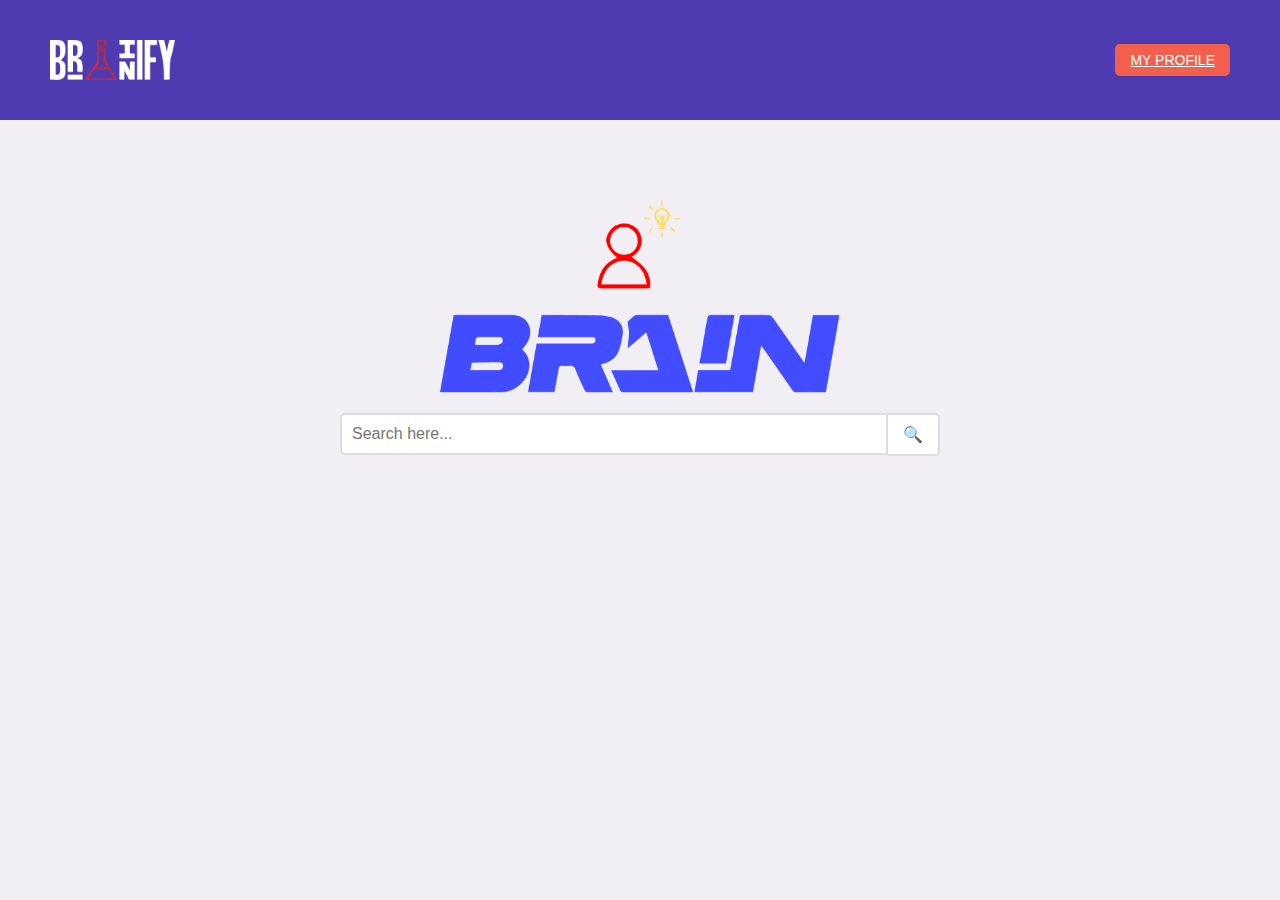
<file: audio.html>
<!DOCTYPE html>
<html lang="en">
    <head>
        <meta charset="UTF-8">
        <meta name="viewport" content="width=device-width, initial-scale=1.0">
        <title>Search Engine</title>
        <style>
            body {
            margin: 0;
            font-family: Arial, sans-serif;
            background-color: #f2eff4;
            display: flex;
            flex-direction: column;
            align-items: center;
            height: 100vh;
            overflow-x: hidden;
            box-sizing: border-box;
        }

        /* Navbar */
        .navbar {
            display: flex;
            justify-content: space-between;
            align-items: center;
            background-color: #4e3bb1;
            color: white;
            padding: 40px 50px;
            width: 100%;
            position: fixed;
            top: 0;
            left: 0;
            z-index: 10;
            box-sizing: border-box;
            max-width: 100%;
        }

        .logo-image {
            height: 40px;
            max-width: 60%;
            object-fit: contain;
        }

        .logout {
            background-color: #f25f4c;
            color: white;
            border: none;
            padding: 8px 15px;
            font-size: 14px;
            border-radius: 5px;
            cursor: pointer;
            white-space: nowrap;
            max-width: 120px;
            overflow: hidden;
        }

        .logout:hover {
            background-color: #d94a38;
        }

        /* Search Container */
        .search-container {
            display: flex;
            flex-direction: column;
            align-items: center;
            margin-top: 100px;
            position: relative;
            width: 100%;
            text-align: center;
        }

        .brain-image {
            width: 100%;
            max-width: 400px;
            margin-top: 100px;
            margin-bottom: 20px;
            object-fit: contain;
        }

        /* Search Bar Container */
        .search-bar {
            display: flex;
            align-items: center;
            width: 50%;
            max-width: 600px;
            margin-bottom: 20px;
            justify-content: center;
        }

        /* Input Field */
        input[type="text"] {
            width: 100%;
            padding: 10px;
            font-size: 16px;
            border: 2px solid #ddd;
            border-radius: 5px 0 0 5px;
            outline: none;
        }

        /* Search Button */
        .search-button {
            padding: 10px 15px;
            font-size: 16px;
            background-color: white;
            border: 2px solid #ddd;
            border-left: none;
            border-radius: 0 5px 5px 0;
            cursor: pointer;
        }

        .search-button:hover {
            background-color: #f0f0f0;
        }

        /* Results Container (Initially hidden) */
        #search-results {
            display: none;
            width: 50%;
            max-height: 400px;
            overflow-y: auto;
            text-align: center;
            padding: 10px;
            border: 2px solid #ddd;
            border-radius: 10px;
            background-color: white;
            box-shadow: 0 4px 6px rgba(0, 0, 0, 0.1);
            margin-top: 20px;
        }

        .result-item {
            margin-bottom: 20px;
            text-align: center;
        }

        .result-title {
            font-size: 18px;
            margin-bottom: 5px;
        }

        .result-url {
            color: #666;
            font-size: 14px;
        }

        /* Responsive Design */
        @media (max-width: 768px) {
            .navbar {
                flex-direction: column;
                align-items: center;
                padding: 10px;
            }

            .search-bar {
                width: 80%;
            }

            .brain-image {
                max-width: 90%;
            }

            #search-results {
                width: 80%;
            }

            .logout {
                font-size: 12px;
                padding: 6px 12px;
            }
        }
        </style>
    </head>
    <body>
        <div class="navbar">
            <img src="images/logo.png" class="logo-image" alt="Logo">
            <a href="user_profile.php" class="logout">
                MY PROFILE
            </a>
        </div>
        
        <!-- Search Bar Container -->
        <div class="search-container">
            <img src="images/logo-brain search engine.png" class="brain-image" alt="Brain Image">
            <form id="search-form" class="search-bar">
                <input type="text" id="search-input" placeholder="Search here..." required>
                <button type="submit" class="search-button">🔍</button>
            </form>
        </div>
    
        <!-- Search Results Container -->
        <div id="search-results"></div>

    <script>
        document.getElementById('search-form').addEventListener('submit', function(event) {
            event.preventDefault();
            const searchQuery = document.getElementById('search-input').value.trim();
            if (searchQuery !== '') {
                fetchResults(searchQuery);
            } else {
                alert('Please enter a search query.');
            }
        });

        function fetchResults(query) {
            const apiUrl = `https://archive.org/advancedsearch.php?q=${encodeURIComponent(query)}&fl[]=title,description,identifier&output=json`;

            fetch(apiUrl)
                .then(response => response.json())
                .then(data => {
                    displayResults(data.response.docs);
                })
                .catch(error => {
                    console.error('Error fetching search results:', error);
                });
        }

        function displayResults(results) {
            const searchResultsContainer = document.getElementById('search-results');
            searchResultsContainer.innerHTML = '';

            if (results && results.length > 0) {
                results.forEach(result => {
                    const title = result.title || 'No title available';
                    const description = result.description || 'No description available';
                    const identifier = result.identifier;
                    const audioUrl = `https://archive.org/download/${identifier}/${identifier}_64kb.mp3`;

                    const resultItem = document.createElement('div');
                    resultItem.classList.add('result-item');

                    const resultTitle = document.createElement('h3');
                    resultTitle.classList.add('result-title');
                    resultTitle.textContent = title;

                    const resultDescription = document.createElement('p');
                    resultDescription.classList.add('result-description');
                    resultDescription.textContent = description;

                    const audioElement = document.createElement('audio');
                    audioElement.controls = true;
                    audioElement.src = audioUrl;

                    resultItem.appendChild(resultTitle);
                    resultItem.appendChild(resultDescription);
                    resultItem.appendChild(audioElement);
                    searchResultsContainer.appendChild(resultItem);
                });
                searchResultsContainer.style.display = 'block';
            } else {
                searchResultsContainer.innerHTML = 'No audio files found.';
                searchResultsContainer.style.display = 'block';
            }
        }
    </script>
</body>
</html>
</file>
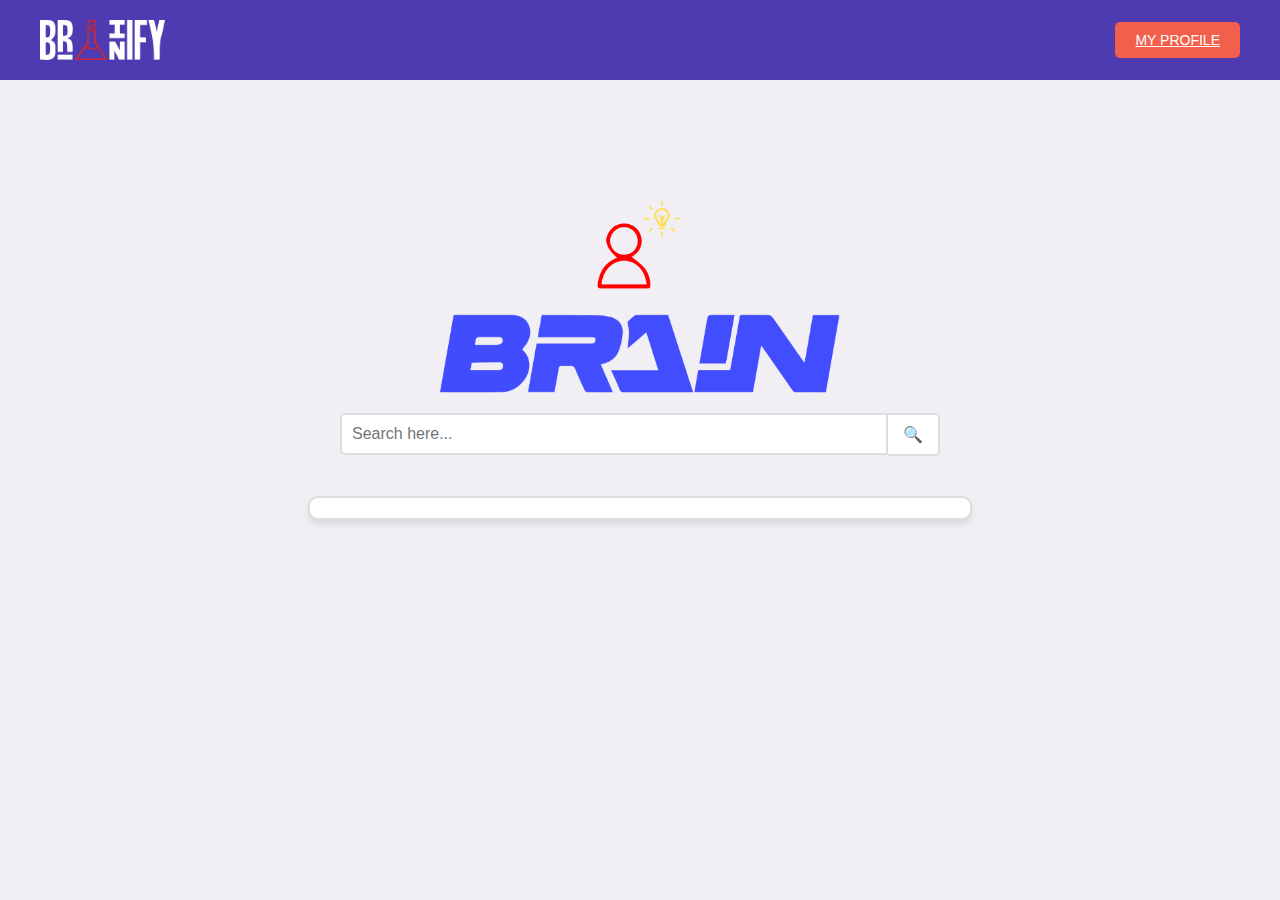
<file: exp.html>
<!DOCTYPE html>
<html lang="en">
<head>
    <meta charset="UTF-8">
    <meta name="viewport" content="width=device-width, initial-scale=1.0">
    <title>Search Engine</title>
    <style>
        body {
            margin: 0;
            font-family: Arial, sans-serif;
            background-color: #f2eff4;
            display: flex;
            flex-direction: column;
            align-items: center;
            height: 100vh;
            overflow-x: hidden;
            box-sizing: border-box;
        }

        /* Navbar */
        .navbar {
            display: flex;
            justify-content: space-between;
            align-items: center;
            background-color: #4e3bb1;
            color: white;
            padding: 20px 40px;
            width: 100%;
            position: fixed;
            top: 0;
            left: 0;
            z-index: 10;
            box-sizing: border-box;
            max-width: 100%;
        }

        .logo-image {
            height: 40px;
            max-width: 50%;
            object-fit: contain;
        }

        .logout {
            background-color: #f25f4c;
            color: white;
            border: none;
            padding: 10px 20px;
            font-size: 14px;
            border-radius: 5px;
            cursor: pointer;
        }

        .logout:hover {
            background-color: #d94a38;
        }

        /* Search Container */
        .search-container {
            display: flex;
            flex-direction: column;
            align-items: center;
            margin-top: 100px;
            position: relative;
            width: 100%;
            text-align: center;
        }

        .brain-image {
            width: 100%;
            max-width: 400px;
            margin-top: 100px;
            margin-bottom: 20px;
            object-fit: contain;
        }

        .search-bar {
            display: flex;
            align-items: center;
            width: 50%;
            max-width: 600px;
            margin-bottom: 20px;
            justify-content: center;
        }

        input[type="text"] {
            width: 100%;
            padding: 10px;
            font-size: 16px;
            border: 2px solid #ddd;
            border-radius: 5px 0 0 5px;
            outline: none;
        }

        .search-button {
            padding: 10px 15px;
            font-size: 16px;
            background-color: white;
            border: 2px solid #ddd;
            border-left: none;
            border-radius: 0 5px 5px 0;
            cursor: pointer;
        }

        .search-button:hover {
            background-color: #f0f0f0;
        }

        #search-results {
            margin-top: 20px;
            width: 50%;
            max-height: 400px;
            overflow-y: auto;
            text-align: left;
            padding: 10px;
            border: 2px solid #ddd;
            border-radius: 10px;
            background-color: white;
            box-shadow: 0 4px 6px rgba(0, 0, 0, 0.1);
        }

        .result-item {
            margin-bottom: 20px;
        }

        .result-title {
            font-size: 18px;
            margin-bottom: 5px;
        }

        .result-url {
            color: #666;
            font-size: 14px;
        }

        @media (max-width: 768px) {
            .navbar {
                flex-direction: column;
                align-items: center;
                padding: 10px;
            }

            .search-bar {
                width: 80%;
            }

            .brain-image {
                max-width: 90%;
            }

            #search-results {
                width: 80%;
            }

            .logout {
                font-size: 12px;
                padding: 6px 12px;
            }
        }
    </style>
</head>
<body>
    <div class="navbar">
        <img src="images/logo.png" class="logo-image" alt="Logo">
        <a href="user_profile.php" class="logout">
            MY PROFILE
        </a>
    </div>

    <div class="search-container">
        <img src="images/logo-brain search engine.png" class="brain-image" alt="Brain Image">
        <form id="search-form" class="search-bar">
            <input type="text" id="search-input" placeholder="Search here..." required>
            <button type="submit" class="search-button">🔍</button>
        </form>
        <div id="search-results"></div>
    </div>

    <script>
        document.getElementById('search-form').addEventListener('submit', function(event) {
            event.preventDefault();
            var searchQuery = document.getElementById('search-input').value.trim();
            if (searchQuery !== '') {
                fetchResults(searchQuery);
            } else {
                alert('Please enter a search query.');
            }
        });

        function fetchResults(query) {
            var apiKey = 'AIzaSyDsrt2WPsu6invsefurHrrloA4Vt96Q0Nw'; // Replace with your Google Custom Search API key
            var cx = '00be9965ee3ed4fd6'; // Replace with your Google Custom Search Engine ID
            var apiUrl = 'https://www.googleapis.com/customsearch/v1?q=' + encodeURIComponent(query) + '&cx=' + cx + '&key=' + apiKey + '&siteSearch=sciencebuddies.org'; // Replace example.com with the domain you want to search
            
            fetch(apiUrl)
            .then(response => response.json())
            .then(data => {
                displayResults(data.items);
            })
            .catch(error => {
                console.error('Error fetching search results:', error);
            });
        }

        function displayResults(results) {
            var searchResultsContainer = document.getElementById('search-results');
            searchResultsContainer.innerHTML = '';

            if (results && results.length > 0) {
                results.forEach(result => {
                    var title = result.title;
                    var url = result.link;

                    var resultItem = document.createElement('div');
                    resultItem.classList.add('result-item');

                    var resultTitle = document.createElement('h3');
                    resultTitle.classList.add('result-title');
                    resultTitle.innerHTML = '<a href="' + url + '" target="_blank">' + title + '</a>';
                    
                    var resultUrl = document.createElement('p');
                    resultUrl.classList.add('result-url');
                    resultUrl.textContent = url;

                    resultItem.appendChild(resultTitle);
                    resultItem.appendChild(resultUrl);
                    searchResultsContainer.appendChild(resultItem);
                });
            } else {
                searchResultsContainer.innerHTML = 'No experiments found.';
            }
        }
        
    </script>
     <script>
        function addToHistory() {
            const searchInput = document.querySelector('.search-container input');
            const searchKeyword = searchInput.value.trim();

            if (searchKeyword !== '') {
                const historyGrid = document.querySelector('.history-grid');
                const historyItem = document.createElement('div');
                historyItem.classList.add('history-item');
                historyItem.textContent = searchKeyword;

                historyGrid.appendChild(historyItem);

                searchInput.value = '';
            }
        }
    </script>
    <script>
        function toggleDropdown() {
            var dropdownContent = document.getElementById("myDropdown");
            if (dropdownContent.style.display === "block") {
                dropdownContent.style.display = "none";
            } else {
                dropdownContent.style.display = "block";
            }
        }
    </script>
</body>
</html>
</file>
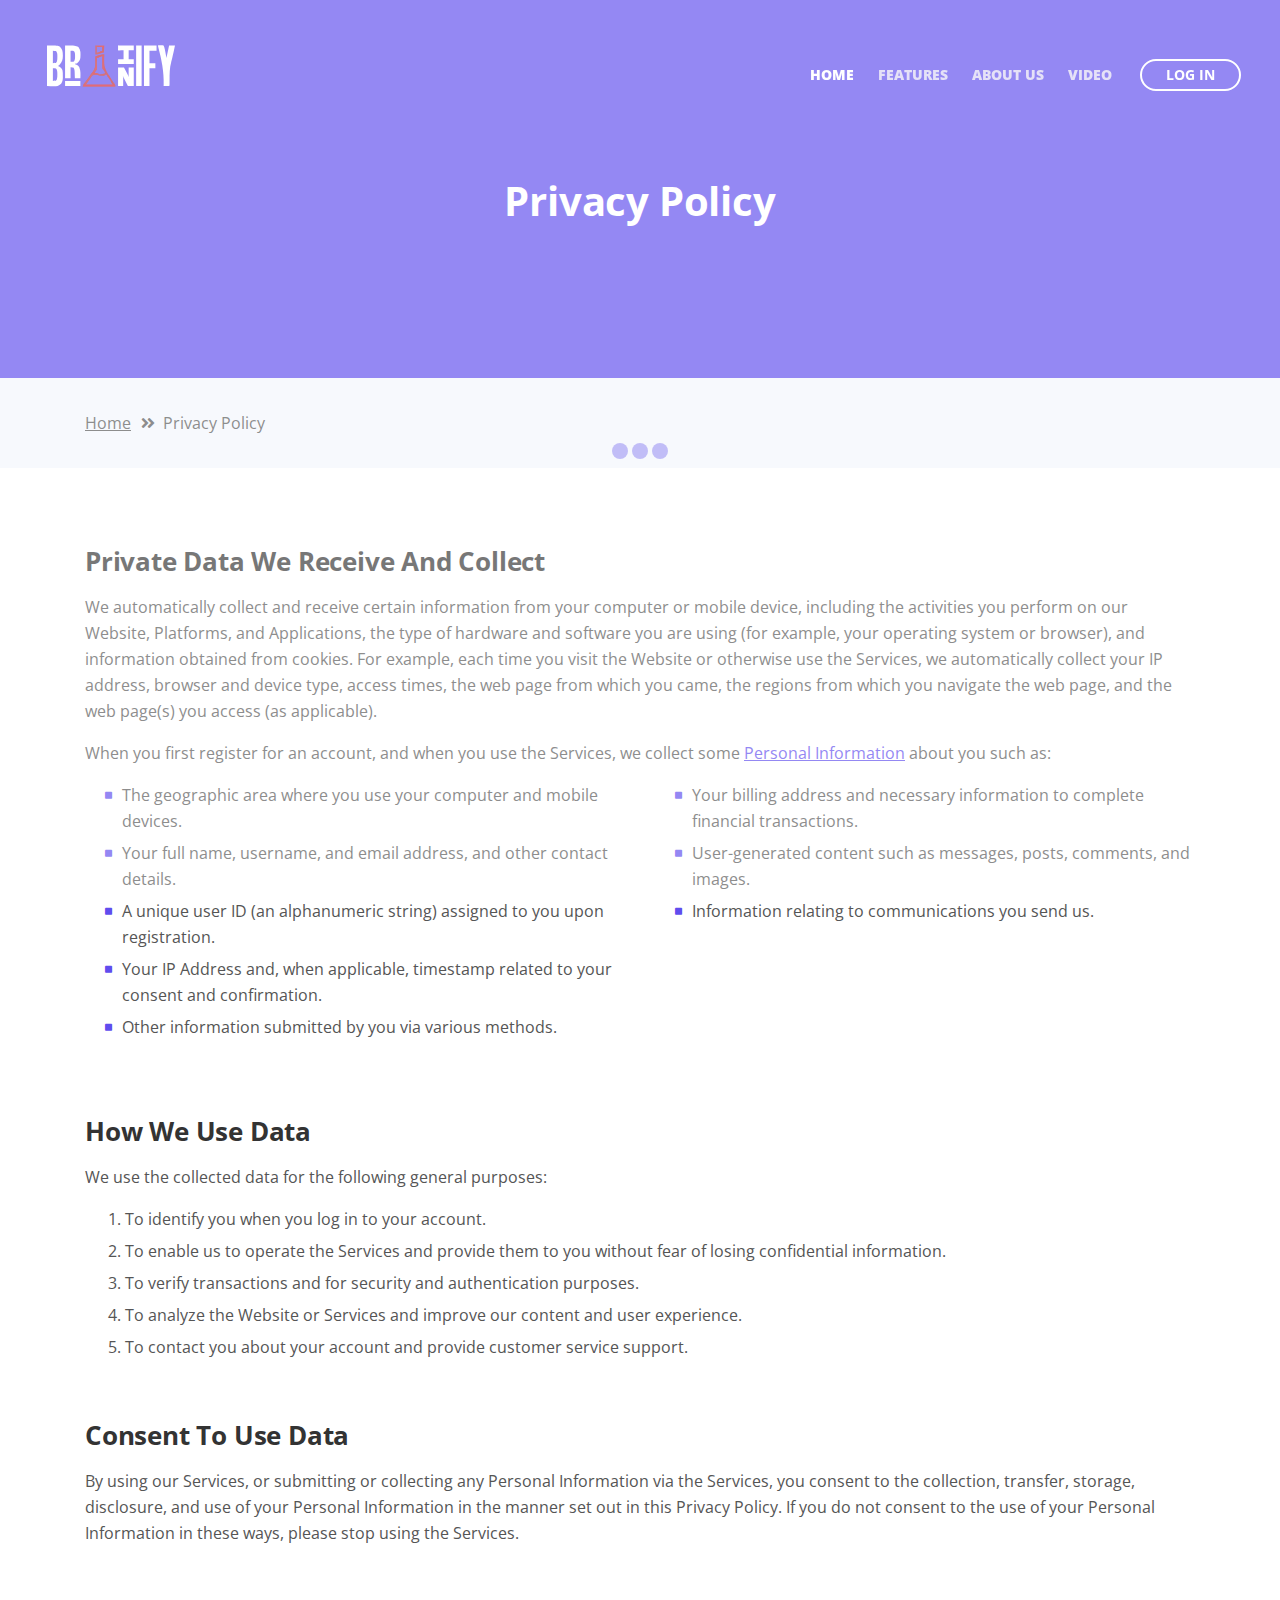
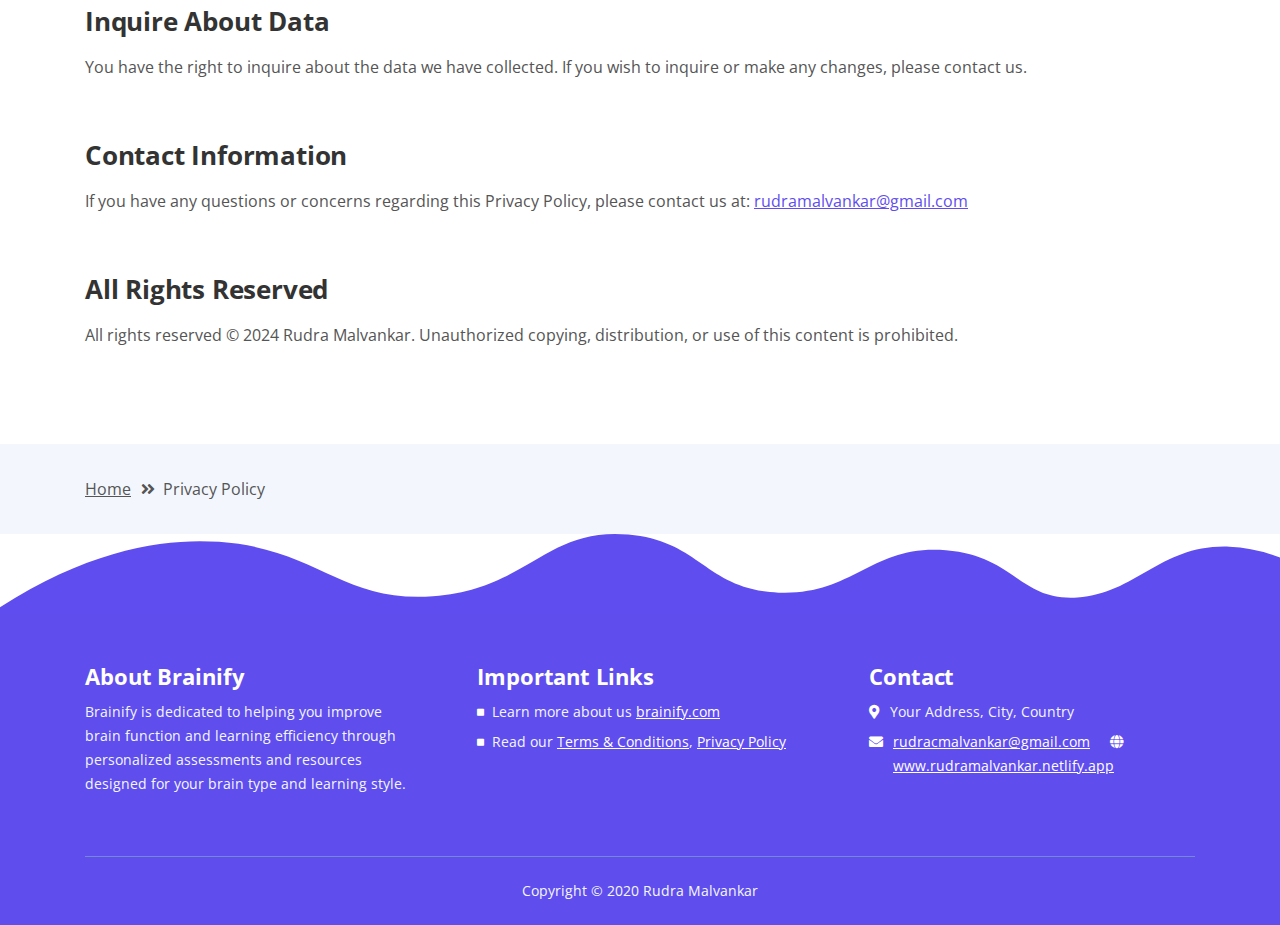
<file: privacy-policy.html>
<!DOCTYPE html>
<html lang="en">
<head>
    <meta charset="utf-8">
    <meta name="viewport" content="width=device-width, initial-scale=1, shrink-to-fit=no">
    
    <!-- SEO Meta Tags -->
    <meta name="description" content="Tivo is a HTML landing page template built with Bootstrap to help you crate engaging presentations for SaaS apps and convert visitors into users.">
    <meta name="author" content="Inovatik">

    <!-- OG Meta Tags to improve the way the post looks when you share the page on LinkedIn, Facebook, Google+ -->
	<meta property="og:site_name" content="" /> <!-- website name -->
	<meta property="og:site" content="" /> <!-- website link -->
	<meta property="og:title" content=""/> <!-- title shown in the actual shared post -->
	<meta property="og:description" content="" /> <!-- description shown in the actual shared post -->
	<meta property="og:image" content="" /> <!-- image link, make sure it's jpg -->
	<meta property="og:url" content="" /> <!-- where do you want your post to link to -->
	<meta property="og:type" content="article" />

    <title>Branify Learning</title>
    
    <!-- Styles -->
    <link href="https://fonts.googleapis.com/css?family=Open+Sans:400,400i,700&display=swap&subset=latin-ext" rel="stylesheet">
    <link href="css/bootstrap.css" rel="stylesheet">
    <link href="css/fontawesome-all.css" rel="stylesheet">
    <link href="css/swiper.css" rel="stylesheet">
	<link href="css/magnific-popup.css" rel="stylesheet">
	<link href="css/styles.css" rel="stylesheet">
	
	<!-- Favicon  -->
    <link rel="icon" href="Component 1.png">
</head>
<body data-spy="scroll" data-target=".fixed-top">
    
    <!-- Preloader -->
	<div class="spinner-wrapper">
        <div class="spinner">
            <div class="bounce1"></div>
            <div class="bounce2"></div>
            <div class="bounce3"></div>
        </div>
    </div>
    <!-- end of preloader -->
    

    <!-- Navigation -->
    <nav class="navbar navbar-expand-lg navbar-dark navbar-custom fixed-top">
        <div class="container">

            <!-- Text Logo - Use this if you don't have a graphic logo -->
            <!-- <a class="navbar-brand logo-text page-scroll" href="index.html">Tivo</a> -->

            <!-- Image Logo -->
            <a class="navbar-brand logo-image" href="index.html"><img src="logo.svg" alt="alternative"></a> 
            
            <!-- Mobile Menu Toggle Button -->
            <button class="navbar-toggler" type="button" data-toggle="collapse" data-target="#navbarsExampleDefault" aria-controls="navbarsExampleDefault" aria-expanded="false" aria-label="Toggle navigation">
                <span class="navbar-toggler-awesome fas fa-bars"></span>
                <span class="navbar-toggler-awesome fas fa-times"></span>
            </button>
            <!-- end of mobile menu toggle button -->

            <div class="collapse navbar-collapse" id="navbarsExampleDefault">
                <ul class="navbar-nav ml-auto">
                    <li class="nav-item">
                        <a class="nav-link page-scroll" href="#header">HOME <span class="sr-only">(current)</span></a>
                    </li>
                    <li class="nav-item">
                        <a class="nav-link page-scroll" href="#features">FEATURES</a>
                    </li>
                    <li class="nav-item">
                        <a class="nav-link page-scroll" href="#about-us">ABOUT US</a>
                    </li>

                    <!-- Dropdown Menu -->          
                    <li class="nav-item dropdown">
                        <a class="nav-link  page-scroll" href="#video" >VIDEO</a>
                        <!-- <div class="dropdown-menu" aria-labelledby="navbarDropdown">
                            <a class="dropdown-item" href="article-details.html"><span class="item-text">ARTICLE DETAILS</span></a>
                            <div class="dropdown-items-divide-hr"></div>
                            <a class="dropdown-item" href="terms-conditions.html"><span class="item-text">TERMS CONDITIONS</span></a>
                            <div class="dropdown-items-divide-hr"></div>
                            <a class="dropdown-item" href="privacy-policy.html"><span class="item-text">PRIVACY POLICY</span></a>
                        </div> -->
                    </li>
                    <!-- end of dropdown menu -->

                    
                </ul>
                <span class="nav-item">
                    <a class="btn-outline-sm" href="log-in.html">LOG IN</a>
                </span>
            </div>
        </div> <!-- end of container -->
    </nav> <!-- end of navbar -->
    <!-- end of navigation -->


    <!-- Header -->
    <header id="header" class="ex-header">
        <div class="container">
            <div class="row">
                <div class="col-md-12">
                    <h1>Privacy Policy</h1>
                </div> <!-- end of col -->
            </div> <!-- end of row -->
        </div> <!-- end of container -->
    </header> <!-- end of ex-header -->
    <!-- end of header -->


    <!-- Breadcrumbs -->
    <div class="ex-basic-1">
        <div class="container">
            <div class="row">
                <div class="col-lg-12">
                    <div class="breadcrumbs">
                        <a href="index.html">Home</a><i class="fa fa-angle-double-right"></i><span>Privacy Policy</span>
                    </div> <!-- end of breadcrumbs -->
                </div> <!-- end of col -->
            </div> <!-- end of row -->
        </div> <!-- end of container -->
    </div> <!-- end of ex-basic-1 -->
    <!-- end of breadcrumbs -->


   <!-- Privacy Content -->
<div class="ex-basic-2">
    <div class="container">
        <div class="row">
            <div class="col-lg-12">
                <div class="text-container">
                    <h3>Private Data We Receive And Collect</h3>
                    <p>We automatically collect and receive certain information from your computer or mobile device, including the activities you perform on our Website, Platforms, and Applications, the type of hardware and software you are using (for example, your operating system or browser), and information obtained from cookies. For example, each time you visit the Website or otherwise use the Services, we automatically collect your IP address, browser and device type, access times, the web page from which you came, the regions from which you navigate the web page, and the web page(s) you access (as applicable).</p>
                    <p>When you first register for an account, and when you use the Services, we collect some <a class="blue" href="#your-link">Personal Information</a> about you such as:</p>
                    <div class="row">
                        <div class="col-md-6">
                            <ul class="list-unstyled li-space-lg indent">
                                <li class="media">
                                    <i class="fas fa-square"></i>
                                    <div class="media-body">The geographic area where you use your computer and mobile devices.</div>
                                </li>
                                <li class="media">
                                    <i class="fas fa-square"></i>
                                    <div class="media-body">Your full name, username, and email address, and other contact details.</div>
                                </li>
                                <li class="media">
                                    <i class="fas fa-square"></i>
                                    <div class="media-body">A unique user ID (an alphanumeric string) assigned to you upon registration.</div>
                                </li>
                                <li class="media">
                                    <i class="fas fa-square"></i>
                                    <div class="media-body">Your IP Address and, when applicable, timestamp related to your consent and confirmation.</div>
                                </li>
                                <li class="media">
                                    <i class="fas fa-square"></i>
                                    <div class="media-body">Other information submitted by you via various methods.</div>
                                </li>
                            </ul>
                        </div> <!-- end of col -->

                        <div class="col-md-6">
                            <ul class="list-unstyled li-space-lg indent">
                                <li class="media">
                                    <i class="fas fa-square"></i>
                                    <div class="media-body">Your billing address and necessary information to complete financial transactions.</div>
                                </li>
                                <li class="media">
                                    <i class="fas fa-square"></i>
                                    <div class="media-body">User-generated content such as messages, posts, comments, and images.</div>
                                </li>
                                <li class="media">
                                    <i class="fas fa-square"></i>
                                    <div class="media-body">Information relating to communications you send us.</div>
                                </li>
                            </ul>
                        </div> <!-- end of col -->
                    </div> <!-- end of row -->
                </div> <!-- end of text-container-->
                
                <div class="text-container">
                    <h3>How We Use Data</h3>
                    <p>We use the collected data for the following general purposes:</p>
                    <ol class="li-space-lg">
                        <li>To identify you when you log in to your account.</li>
                        <li>To enable us to operate the Services and provide them to you without fear of losing confidential information.</li>
                        <li>To verify transactions and for security and authentication purposes.</li>
                        <li>To analyze the Website or Services and improve our content and user experience.</li>
                        <li>To contact you about your account and provide customer service support.</li>
                    </ol>
                </div> <!-- end of text-container -->

                <div class="text-container">
                    <h3>Consent To Use Data</h3>
                    <p>By using our Services, or submitting or collecting any Personal Information via the Services, you consent to the collection, transfer, storage, disclosure, and use of your Personal Information in the manner set out in this Privacy Policy. If you do not consent to the use of your Personal Information in these ways, please stop using the Services.</p>
                </div> <!-- end of text-container -->
                
                <div class="text-container">
                    <h3>Inquire About Data</h3>
                    <p>You have the right to inquire about the data we have collected. If you wish to inquire or make any changes, please contact us.</p>
                </div> <!-- end of text-container -->

                <div class="text-container">
                    <h3>Contact Information</h3>
                    <p>If you have any questions or concerns regarding this Privacy Policy, please contact us at: <a class="blue" href="mailto:rudramalvankar@gmail.com">rudramalvankar@gmail.com</a></p>
                </div> <!-- end of text-container -->

                <div class="text-container last">
                    <h3>All Rights Reserved</h3>
                    <p>All rights reserved © 2024 Rudra Malvankar. Unauthorized copying, distribution, or use of this content is prohibited.</p>
                </div>
            </div> <!-- end of col-->
        </div> <!-- end of row -->
    </div> <!-- end of container -->
</div> <!-- end of ex-basic-2 -->
<!-- end of privacy content -->



    <!-- Breadcrumbs -->
    <div class="ex-basic-1">
        <div class="container">
            <div class="row">
                <div class="col-lg-12">
                    <div class="breadcrumbs">
                        <a href="index.html">Home</a><i class="fa fa-angle-double-right"></i><span>Privacy Policy</span>
                    </div> <!-- end of breadcrumbs -->
                </div> <!-- end of col -->
            </div> <!-- end of row -->
        </div> <!-- end of container -->
    </div> <!-- end of ex-basic-1 -->
    <!-- end of breadcrumbs -->

    
    <!-- Footer -->
    <svg class="footer-frame" data-name="Layer 2" xmlns="http://www.w3.org/2000/svg" preserveAspectRatio="none" viewBox="0 0 1920 79"><defs><style>.cls-2{fill:#5f4def;}</style></defs><title>footer-frame</title><path class="cls-2" d="M0,72.427C143,12.138,255.5,4.577,328.644,7.943c147.721,6.8,183.881,60.242,320.83,53.737,143-6.793,167.826-68.128,293-60.9,109.095,6.3,115.68,54.364,225.251,57.319,113.58,3.064,138.8-47.711,251.189-41.8,104.012,5.474,109.713,50.4,197.369,46.572,89.549-3.91,124.375-52.563,227.622-50.155A338.646,338.646,0,0,1,1920,23.467V79.75H0V72.427Z" transform="translate(0 -0.188)"/></svg>
    <div class="footer">
        <div class="container">
            <div class="row">
                <div class="col-md-4">
                    <div class="footer-col first">
                        <h4>About Brainify</h4>
                        <p class="p-small">Brainify is dedicated to helping you improve brain function and learning efficiency through personalized assessments and resources designed for your brain type and learning style.</p>
                    </div>
                </div> <!-- end of col -->
                <div class="col-md-4">
                    <div class="footer-col middle">
                        <h4>Important Links</h4>
                        <ul class="list-unstyled li-space-lg p-small">
                            <li class="media">
                                <i class="fas fa-square"></i>
                                <div class="media-body">Learn more about us <a class="white" href="#your-link">brainify.com</a></div>
                            </li>
                            <li class="media">
                                <i class="fas fa-square"></i>
                                <div class="media-body">Read our <a class="white" href="terms-conditions.html">Terms & Conditions</a>, <a class="white" href="privacy-policy.html">Privacy Policy</a></div>
                            </li>
                        </ul>
                    </div>
                </div> <!-- end of col -->
                <div class="col-md-4">
                    <div class="footer-col last">
                        <h4>Contact</h4>
                        <ul class="list-unstyled li-space-lg p-small">
                            <li class="media">
                                <i class="fas fa-map-marker-alt"></i>
                                <div class="media-body">Your Address, City, Country</div>
                            </li>
                            <li class="media">
                                <i class="fas fa-envelope"></i>
                                <div class="media-body"><a class="white" href="mailto:rudracmalvankar@gmail.com">rudracmalvankar@gmail.com</a> <i class="fas fa-globe"></i><a class="white" href="#your-link">www.rudramalvankar.netlify.app</a></div>
                            </li>
                        </ul>
                    </div> 
                </div> <!-- end of col -->
            </div> <!-- end of row -->
        </div> <!-- end of container -->
    </div> <!-- end of footer -->
<!-- end of footer -->


    <!-- Copyright -->
    <div class="copyright">
        <div class="container">
            <div class="row">
                <div class="col-lg-12">
                    <p class="p-small">Copyright © 2020 <a href="https://inovatik.com">Rudra Malvankar</a>
                    </p>
                </div> <!-- end of col -->
            </div> <!-- enf of row -->
        </div> <!-- end of container -->
    </div> <!-- end of copyright --> 
    <!-- end of copyright -->
    
    	
    <!-- Scripts -->
    <script src="js/jquery.min.js"></script> <!-- jQuery for Bootstrap's JavaScript plugins -->
    <script src="js/popper.min.js"></script> <!-- Popper tooltip library for Bootstrap -->
    <script src="js/bootstrap.min.js"></script> <!-- Bootstrap framework -->
    <script src="js/jquery.easing.min.js"></script> <!-- jQuery Easing for smooth scrolling between anchors -->
    <script src="js/swiper.min.js"></script> <!-- Swiper for image and text sliders -->
    <script src="js/jquery.magnific-popup.js"></script> <!-- Magnific Popup for lightboxes -->
    <script src="js/validator.min.js"></script> <!-- Validator.js - Bootstrap plugin that validates forms -->
    <script src="js/scripts.js"></script> <!-- Custom scripts -->
</body>
</html>
</file>
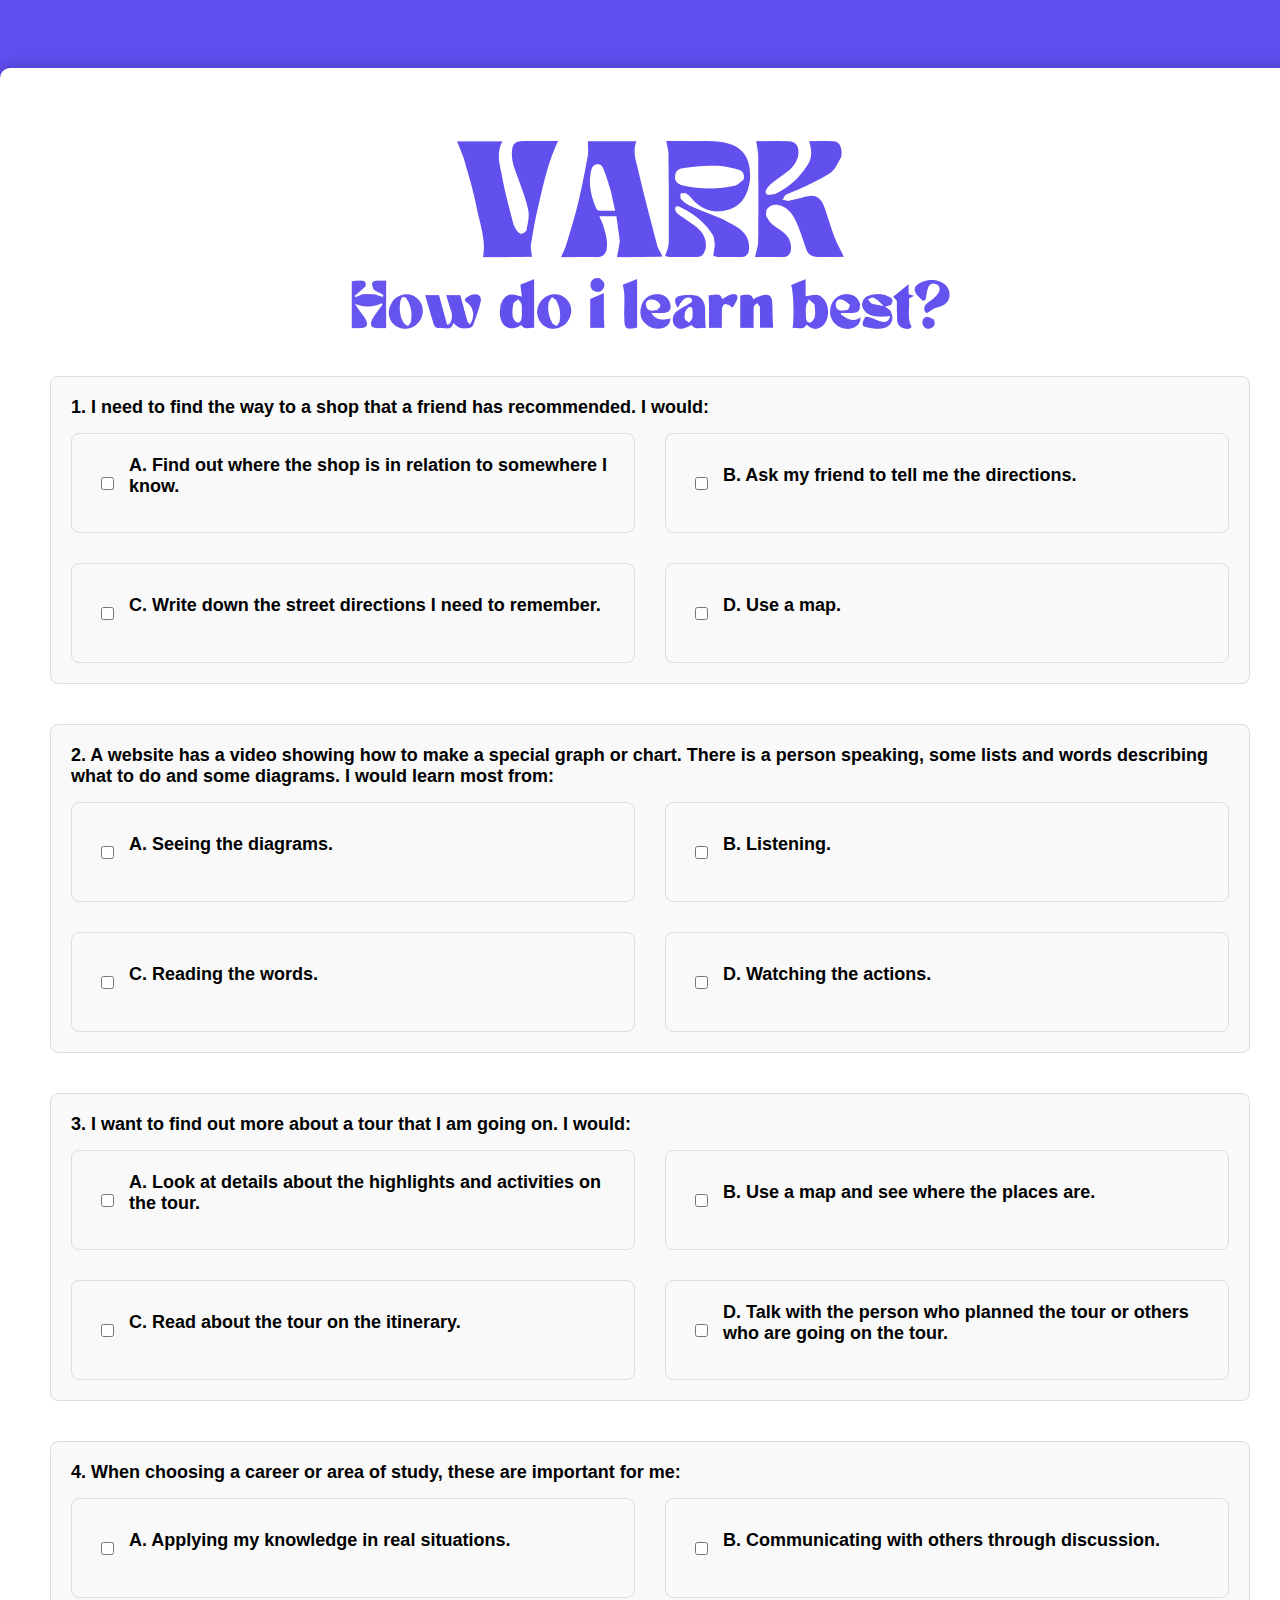
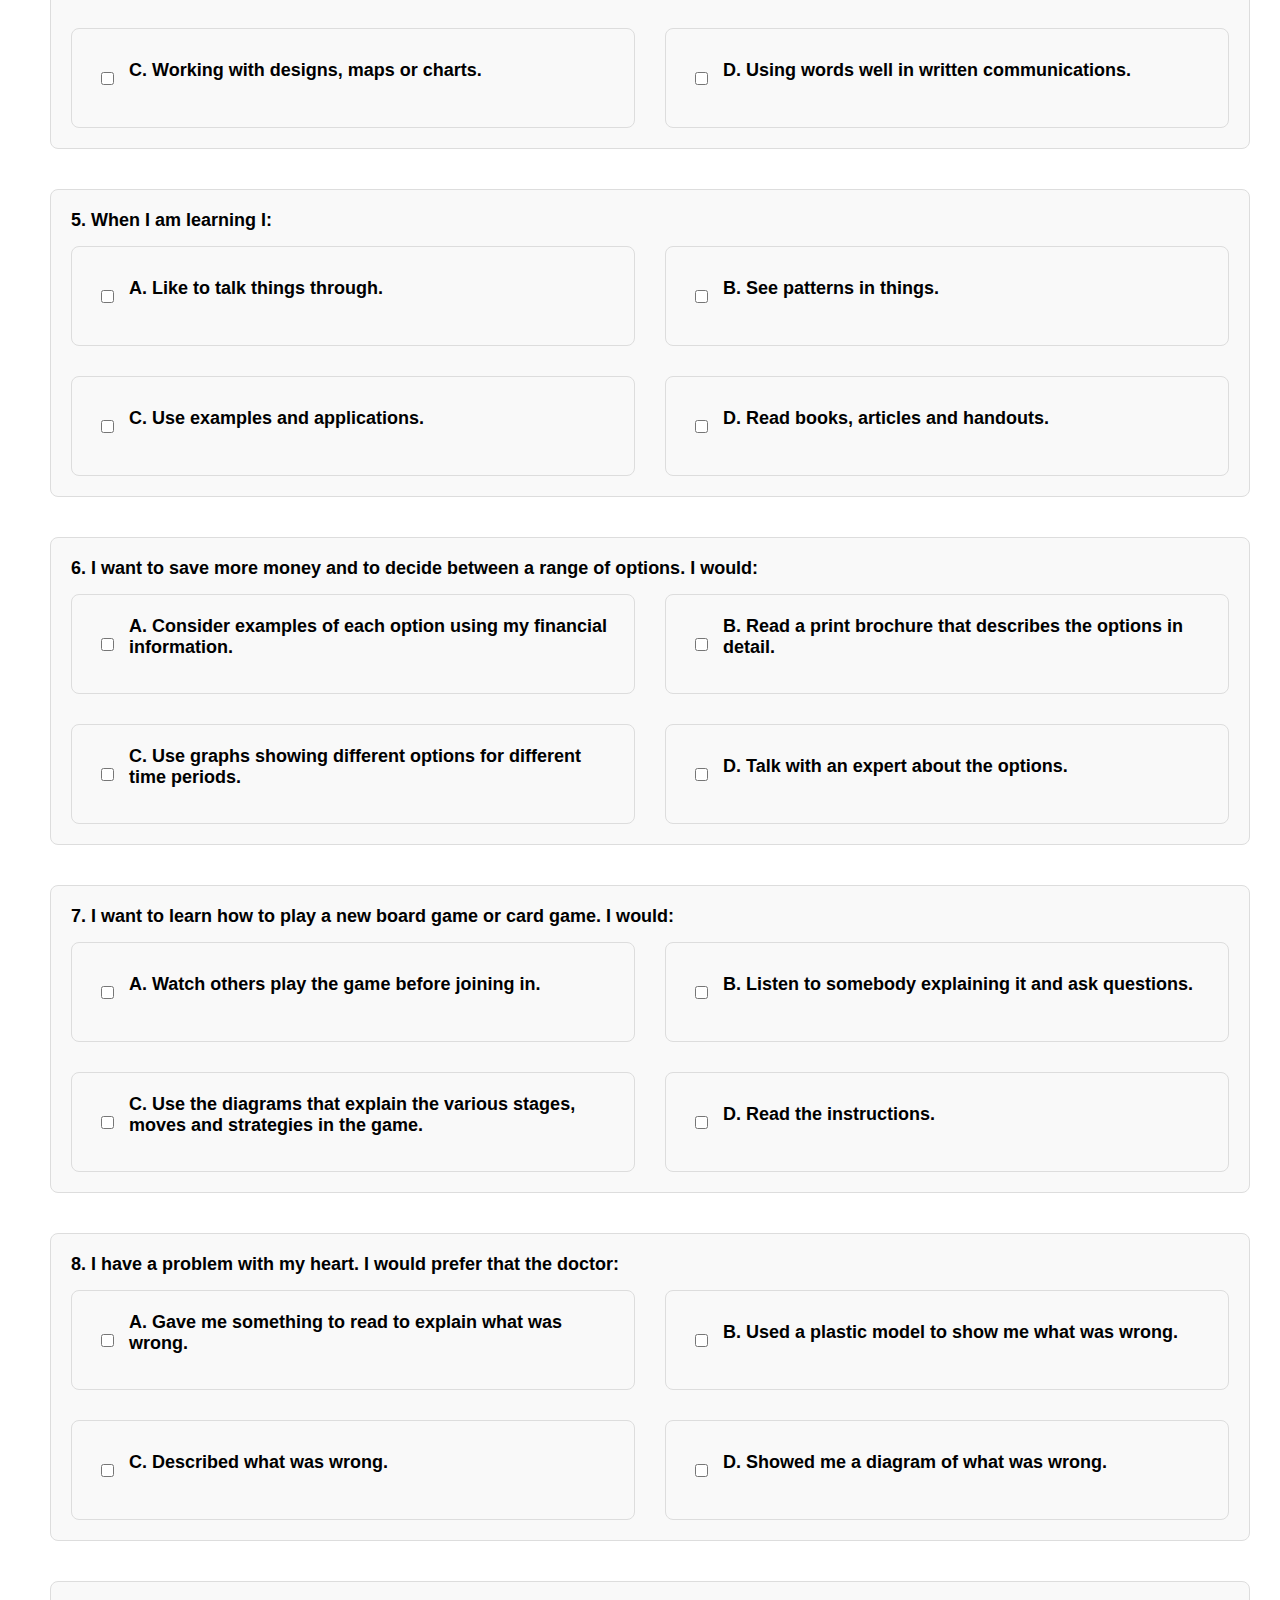
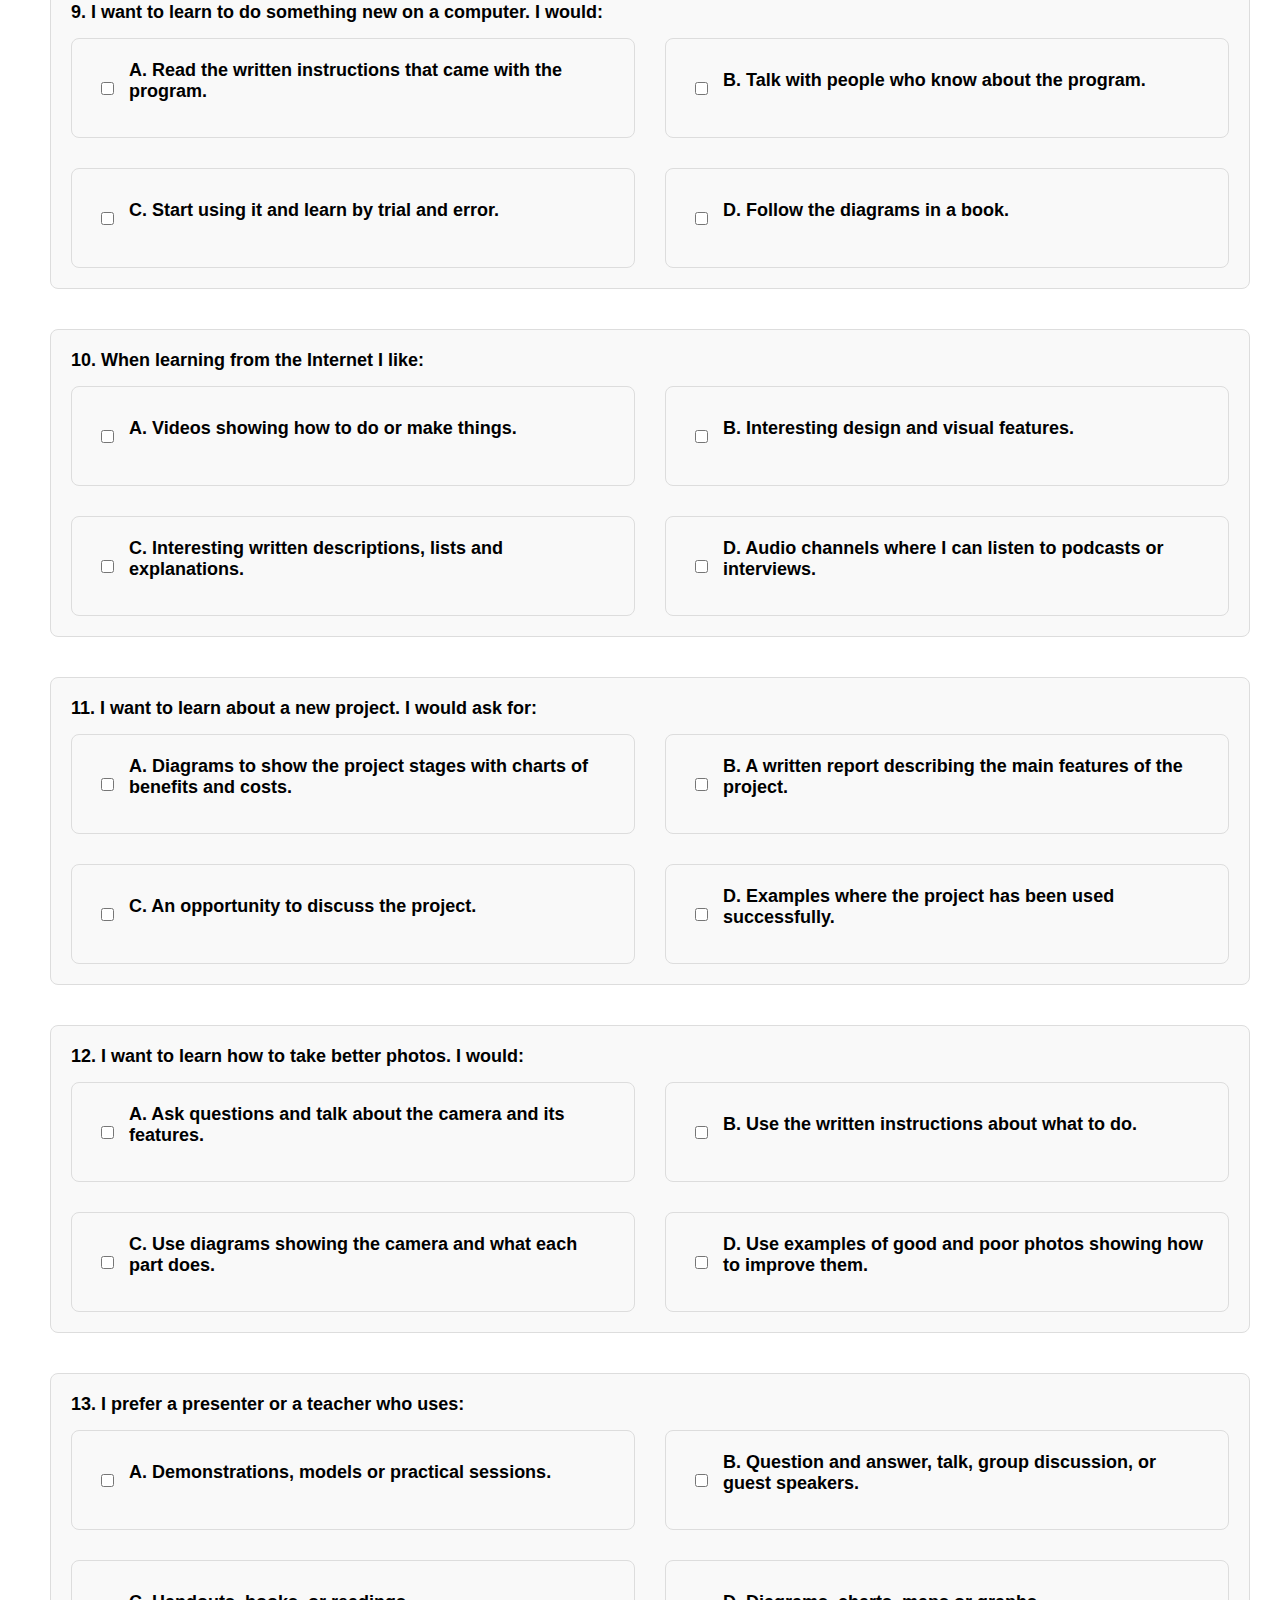
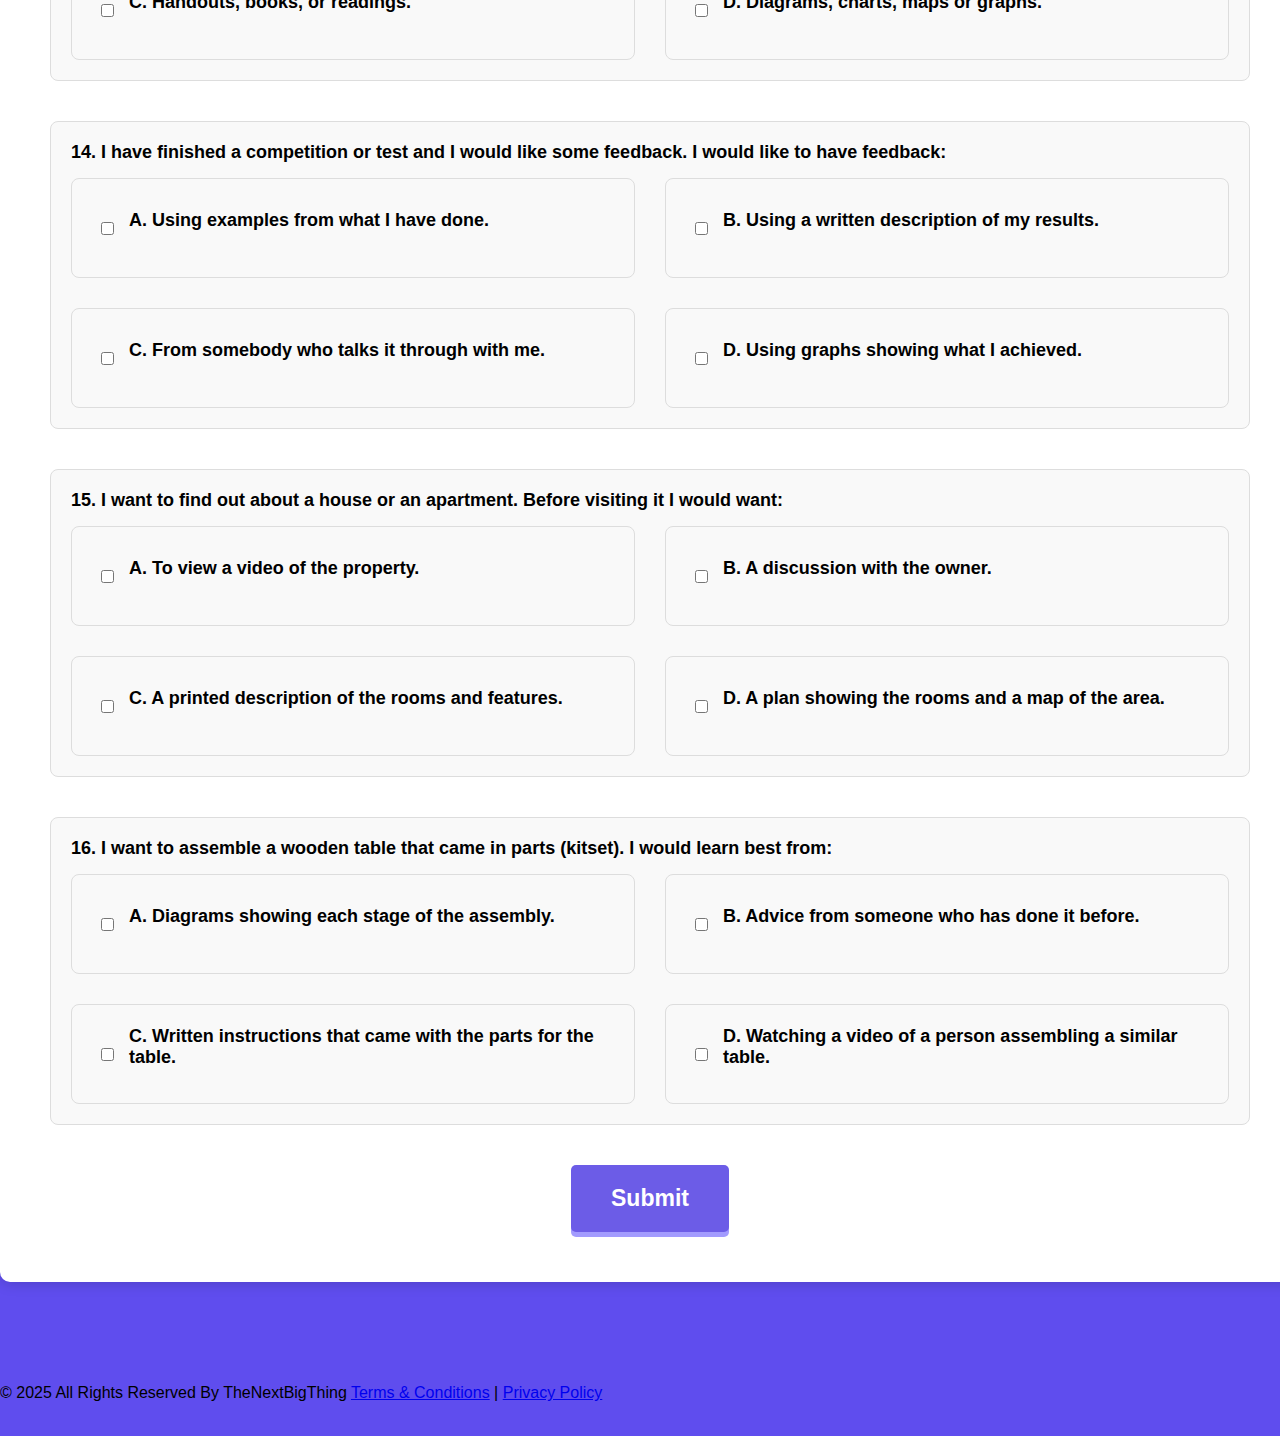
<file: questionaire.html>
<!DOCTYPE html>
<html lang="en">
<head>
    <meta charset="UTF-8">
    <meta name="viewport" content="width=device-width, initial-scale=1.0">
    <title>The VARK Questionnaire</title>
    <style>
        body {
            background-color: #5F4DEE; 
            margin: 0;
            font-family: Arial, sans-serif;
        }
        
        .container {
            background-color: #ffffff; 
            padding: 50px;
            border-radius: 10px;
            margin: 50px auto;
            box-shadow: 0px 0px 15px rgba(0, 0, 0, 0.2); 
            max-width: 95%; /* Adjusted width */
            width: 1200px; /* Increased width for larger layout */
        }
        
        h2 {
            text-align: center;
            margin-bottom: 40px;
            font-size: 28px; /* Increased font size for the title */
        }
        
        .questions-container {
            display: flex;
            flex-direction: column;
            gap: 40px; /* Spacing between questions */
        }

        .form-group {
            border: 1px solid #ddd;
            padding: 20px;
            border-radius: 8px;
            background-color: #f9f9f9;
        }

        .form-group label {
            font-weight: bold;
            display: block;
            margin-bottom: 15px;
            font-size: 18px; /* Larger font for questions */
        }
        
        .options-container {
            display: grid;
            grid-template-columns: 1fr 1fr;
            gap: 30px; /* Increased gap for better spacing */
            align-items: center;
        }
        
        .form-check {
            padding: 25px;
            border: 1px solid #ddd;
            border-radius: 8px;
            transition: background-color 0.3s, border-color 0.3s;
            display: flex;
            align-items: center;
            justify-content: flex-start;
            height: 100px; /* Increased height for more space */
            box-sizing: border-box;
            font-size: 14px !important;
        }

        .form-check input {
            margin-right: 15px;
        }

        .form-check.highlighted {
            background-color: #e6f9e6;
            border-color: #57c757;
        }

        .form-check:hover {
            background-color: #f0f0f0;
            border-color: #bbb;
        }

        .form-check-label {
            font-size: 14px; /* Reduced font size for the options, smaller than questions */
        }

        .logout-button {
            position: absolute;
            top: 20px;
            right: 20px;
        }


	/* Media query for mobile devices */
@media (max-width: 768px) {
    /* Make the options stack vertically on smaller screens */
    .options-container {
        display: block; /* Stack the checkboxes vertically */
        gap: 20px; /* Reduced gap for better spacing */
    }

    /* Override specific CSS for smaller screens */
    .form-check {
        height: auto; /* Adjust height */
        padding: 15px; /* Reduced padding */
    }

    /* Hide elements with 'override' class if you have any */
    .override {
        display: none;
    }
}
    </style>
</head>
<body>
    <!-- <a href="?logout=true" class="btn btn-danger logout-button">Logout</a> -->
    <br>

    <div class="container">
        <h2>
            <img src="images/logo-questionaire.png"  style="max-width: 100%; height: auto;">
        </h2>       
        <form method="post" action="result.php" onclick="questions2.php">
            <div class="questions-container">
                <!-- Question 1 -->
                <div class="form-group">
                    <label for="question1">1. I need to find the way to a shop that a friend has recommended. I would:</label>
                    <div class="options-container">
                        <div class="form-check">
                            <input type="checkbox" name="question1[]" id="q1-option1" class="form-check-input" value="option1" onclick="toggleHighlight(this)">
                            <label class="form-check-label" for="q1-option1">A. Find out where the shop is in relation to somewhere I know.</label>
                        </div>
                        <div class="form-check">
                            <input type="checkbox" name="question1[]" id="q1-option2" class="form-check-input" value="option2" onclick="toggleHighlight(this)">
                            <label class="form-check-label" for="q1-option2">B. Ask my friend to tell me the directions.</label>
                        </div>
                        <div class="form-check">
                            <input type="checkbox" name="question1[]" id="q1-option3" class="form-check-input" value="option3" onclick="toggleHighlight(this)">
                            <label class="form-check-label" for="q1-option3">C. Write down the street directions I need to remember.</label>
                        </div> 
                        <div class="form-check">
                            <input type="checkbox" name="question1[]" id="q1-option4" class="form-check-input" value="option4" onclick="toggleHighlight(this)">
                            <label class="form-check-label" for="q1-option4">D. Use a map.</label>
                        </div>
                    </div>
                </div>

                <!-- Question 2 -->
                <div class="form-group">
                    <label for="question2">2. A website has a video showing how to make a special graph or chart. There is a person speaking, some lists and words describing what to do and some diagrams. I would learn most from:</label>
                    <div class="options-container">
                        <div class="form-check">
                            <input type="checkbox" name="question2[]" id="q2-option1" class="form-check-input" value="option1" onclick="toggleHighlight(this)">
                            <label class="form-check-label" for="q2-option1">A. Seeing the diagrams.</label>
                        </div>
                        <div class="form-check">
                            <input type="checkbox" name="question2[]" id="q2-option2" class="form-check-input" value="option2" onclick="toggleHighlight(this)">
                            <label class="form-check-label" for="q2-option2">B. Listening.</label>
                        </div>
                        <div class="form-check">
                            <input type="checkbox" name="question2[]" id="q2-option3" class="form-check-input" value="option3" onclick="toggleHighlight(this)">
                            <label class="form-check-label" for="q2-option3">C. Reading the words.</label>
                        </div>
                        <div class="form-check">
                            <input type="checkbox" name="question2[]" id="q2-option4" class="form-check-input" value="option4" onclick="toggleHighlight(this)">
                            <label class="form-check-label" for="q2-option4">D. Watching the actions.</label>
                        </div>
                    </div>
                </div>
                <div class="form-group">
                    <label for="question3">3. I want to find out more about a tour that I am going on. I would:</label>
                    <div class="options-container">
                    <div class="form-check">
                        <input type="checkbox" name="question3[]" id="q3-option1" class="form-check-input" value="option1" onclick="toggleHighlight(this)">
                        <label class="form-check-label" for="q3-option1">A. Look at details about the highlights and activities on the tour.</label>
                    </div>
                    <div class="form-check">
                        <input type="checkbox" name="question3[]" id="q3-option2" class="form-check-input" value="option2" onclick="toggleHighlight(this)">
                        <label class="form-check-label" for="q3-option2">B. Use a map and see where the places are.</label>
                    </div>
                    <div class="form-check">
                        <input type="checkbox" name="question3[]" id="q3-option3" class="form-check-input" value="option3" onclick="toggleHighlight(this)">
                        <label class="form-check-label" for="q3-option3">C. Read about the tour on the itinerary.</label>
                    </div>
                    <div class="form-check">
                        <input type="checkbox" name="question3[]" id="q3-option4" class="form-check-input" value="option4" onclick="toggleHighlight(this)">
                        <label class="form-check-label" for="q3-option4">D. Talk with the person who planned the tour or others who are going on the tour.</label>
                    </div>
                </div>
                </div>
            
                <div class="form-group">
                    <label for="question4">4. When choosing a career or area of study, these are important for me:</label>
                    <div class="options-container">
                    <div class="form-check">
                        <input type="checkbox" name="question4[]" id="q4-option1" class="form-check-input" value="option1" onclick="toggleHighlight(this)">
                        <label class="form-check-label" for="q4-option1">A. Applying my knowledge in real situations. </label>
                    </div>
                    <div class="form-check">
                        <input type="checkbox" name="question4[]" id="q4-option2" class="form-check-input" value="option2" onclick="toggleHighlight(this)">
                        <label class="form-check-label" for="q4-option2">B. Communicating with others through discussion. </label>
                    </div>
                    <div class="form-check">
                        <input type="checkbox" name="question4[]" id="q4-option3" class="form-check-input" value="option3" onclick="toggleHighlight(this)">
                        <label class="form-check-label" for="q4-option3">C. Working with designs, maps or charts.</label>
                    </div>
                    <div class="form-check">
                        <input type="checkbox" name="question4[]" id="q4-option4" class="form-check-input" value="option4" onclick="toggleHighlight(this)">
                        <label class="form-check-label" for="q4-option4">D. Using words well in written communications.</label>
                    </div>
                </div>
                </div>
            
                <div class="form-group">
                    <label for="question5">5. When I am learning I:</label>
                    <div class="options-container">
                    <div class="form-check">
                        <input type="checkbox" name="question5[]" id="q5-option1" class="form-check-input" value="option1" onclick="toggleHighlight(this)">
                        <label class="form-check-label" for="q5-option1">A. Like to talk things through.</label>
                    </div>
                    <div class="form-check">
                        <input type="checkbox" name="question5[]" id="q5-option2" class="form-check-input" value="option2" onclick="toggleHighlight(this)">
                        <label class="form-check-label" for="q5-option2">B. See patterns in things. </label>
                    </div>
                    <div class="form-check">
                        <input type="checkbox" name="question5[]" id="q5-option3" class="form-check-input" value="option3" onclick="toggleHighlight(this)">
                        <label class="form-check-label" for="q5-option3">C. Use examples and applications. </label>
                    </div>
                    <div class="form-check">
                        <input type="checkbox" name="question5[]" id="q5-option4" class="form-check-input" value="option4" onclick="toggleHighlight(this)">
                        <label class="form-check-label" for="q5-option4">D. Read books, articles and handouts. </label>
                    </div>
                </div>
            </div>
                <div class="form-group">
                    <label for="question6">6. I want to save more money and to decide between a range of options. I would:</label>
                    <div class="options-container">
                    <div class="form-check">
                        <input type="checkbox" name="question6[]" id="q6-option1" class="form-check-input" value="option1" onclick="toggleHighlight(this)">
                        <label class="form-check-label" for="q6-option1">A. Consider examples of each option using my financial information. </label>
                    </div>
                    <div class="form-check">
                        <input type="checkbox" name="question6[]" id="q6-option2" class="form-check-input" value="option2" onclick="toggleHighlight(this)">
                        <label class="form-check-label" for="q6-option2">B. Read a print brochure that describes the options in detail. </label>
                    </div>
                    <div class="form-check">
                        <input type="checkbox" name="question6[]" id="q6-option3" class="form-check-input" value="option3" onclick="toggleHighlight(this)">
                        <label class="form-check-label" for="q6-option3">C. Use graphs showing different options for different time periods. </label>
                    </div>
                    <div class="form-check">
                        <input type="checkbox" name="question6[]" id="q6-option4" class="form-check-input" value="option4" onclick="toggleHighlight(this)">
                        <label class="form-check-label" for="q6-option4">D. Talk with an expert about the options. </label>
                    </div>
                </div>
            </div>
                <div class="form-group">
                    <label for="question7">7. I want to learn how to play a new board game or card game. I would:</label>
                    <div class="options-container">
                    <div class="form-check">
                        <input type="checkbox" name="question7[]" id="q7-option1" class="form-check-input" value="option1" onclick="toggleHighlight(this)">
                        <label class="form-check-label" for="q7-option1">A. Watch others play the game before joining in. </label>
                    </div>
                    <div class="form-check">
                        <input type="checkbox" name="question7[]" id="q7-option2" class="form-check-input" value="option2" onclick="toggleHighlight(this)">
                        <label class="form-check-label" for="q7-option2">B. Listen to somebody explaining it and ask questions.</label>
                    </div>
                    <div class="form-check">
                        <input type="checkbox" name="question7[]" id="q7-option3" class="form-check-input" value="option3" onclick="toggleHighlight(this)">
                        <label class="form-check-label" for="q7-option3">C. Use the diagrams that explain the various stages, moves and strategies in the game.  </label>
                    </div>
                    <div class="form-check">
                        <input type="checkbox" name="question7[]" id="q7-option4" class="form-check-input" value="option4" onclick="toggleHighlight(this)">
                        <label class="form-check-label" for="q7-option4">D. Read the instructions. </label>
                    </div>
                </div>
            </div>
                
                <div class="form-group">
                    <label for="question8">8. I have a problem with my heart. I would prefer that the doctor:</label>
                    <div class="options-container">
                    <div class="form-check">
                        <input type="checkbox" name="question8[]" id="q8-option1" class="form-check-input" value="option1" onclick="toggleHighlight(this)">
                        <label class="form-check-label" for="q8-option1">A. Gave me something to read to explain what was wrong.  </label>
                    </div>
                    <div class="form-check">
                        <input type="checkbox" name="question8[]" id="q8-option2" class="form-check-input" value="option2" onclick="toggleHighlight(this)">
                        <label class="form-check-label" for="q8-option2">B. Used a plastic model to show me what was wrong.</label>
                    </div>
                    <div class="form-check">
                        <input type="checkbox" name="question8[]" id="q8-option3" class="form-check-input" value="option3" onclick="toggleHighlight(this)">
                        <label class="form-check-label" for="q8-option3">C. Described what was wrong. </label>
                    </div>
                    <div class="form-check">
                        <input type="checkbox" name="question8[]" id="q8-option4" class="form-check-input" value="option4" onclick="toggleHighlight(this)">
                        <label class="form-check-label" for="q8-option4">D. Showed me a diagram of what was wrong.  </label>
                    </div>
                </div>
            </div>
                <div class="form-group">
                    <label for="question9">9. I want to learn to do something new on a computer. I would:</label>
                    <div class="options-container">
                    <div class="form-check">
                        <input type="checkbox" name="question9[]" id="q9-option1" class="form-check-input" value="option1" onclick="toggleHighlight(this)">
                        <label class="form-check-label" for="q9-option1">A. Read the written instructions that came with the program. </label>
                    </div>
                    <div class="form-check">
                        <input type="checkbox" name="question9[]" id="q9-option2" class="form-check-input" value="option2" onclick="toggleHighlight(this)">
                        <label class="form-check-label" for="q9-option2">B. Talk with people who know about the program.</label>
                    </div>
                    <div class="form-check">
                        <input type="checkbox" name="question9[]" id="q9-option3" class="form-check-input" value="option3" onclick="toggleHighlight(this)">
                        <label class="form-check-label" for="q9-option3">C. Start using it and learn by trial and error.  </label>
                    </div>
                    <div class="form-check">
                        <input type="checkbox" name="question9[]" id="q9-option4" class="form-check-input" value="option4" onclick="toggleHighlight(this)">
                        <label class="form-check-label" for="q9-option4">D. Follow the diagrams in a book.  </label>
                    </div>
                </div>
            </div>
                <div class="form-group">
                    <label for="question10">10. When learning from the Internet I like:</label>
                    <div class="options-container">
                    <div class="form-check">
                        <input type="checkbox" name="question10[]" id="q10-option1" class="form-check-input" value="option1" onclick="toggleHighlight(this)">
                        <label class="form-check-label" for="q10-option1">A. Videos showing how to do or make things. </label>
                    </div>
                    <div class="form-check">
                        <input type="checkbox" name="question10[]" id="q10-option2" class="form-check-input" value="option2" onclick="toggleHighlight(this)">
                        <label class="form-check-label" for="q10-option2">B. Interesting design and visual features. </label>
                    </div>
                    <div class="form-check">
                        <input type="checkbox" name="question10[]" id="q10-option3" class="form-check-input" value="option3" onclick="toggleHighlight(this)">
                        <label class="form-check-label" for="q10-option3">C. Interesting written descriptions, lists and explanations.   </label>
                    </div>
                    <div class="form-check">
                        <input type="checkbox" name="question10[]" id="q10-option4" class="form-check-input" value="option4" onclick="toggleHighlight(this)">
                        <label class="form-check-label" for="q10-option4">D. Audio channels where I can listen to podcasts or interviews.   </label>
                    </div>
                </div>
            </div>
                <div class="form-group">
                    <label for="question11">11. I want to learn about a new project. I would ask for:</label>
                    <div class="options-container">
                    <div class="form-check">
                        <input type="checkbox" name="question11[]" id="q11-option1" class="form-check-input" value="option1" onclick="toggleHighlight(this)">
                        <label class="form-check-label" for="q11-option1">A. Diagrams to show the project stages with charts of benefits and costs. </label>
                    </div>
                    <div class="form-check">
                        <input type="checkbox" name="question11[]" id="q11-option2" class="form-check-input" value="option2" onclick="toggleHighlight(this)">
                        <label class="form-check-label" for="q11-option2">B. A written report describing the main features of the project.   </label>
                    </div>
                    <div class="form-check">
                        <input type="checkbox" name="question11[]" id="q11-option3" class="form-check-input" value="option3" onclick="toggleHighlight(this)">
                        <label class="form-check-label" for="q11-option3">C. An opportunity to discuss the project.  </label>
                    </div>
                    <div class="form-check">
                        <input type="checkbox" name="question11[]" id="q11-option4" class="form-check-input" value="option4" onclick="toggleHighlight(this)">
                        <label class="form-check-label" for="q11-option4">D. Examples where the project has been used successfully.  </label>
                    </div>
                </div>
            </div>
                
                <div class="form-group">
                    <label for="question12">12. I want to learn how to take better photos. I would:</label>
                    <div class="options-container">
                    <div class="form-check">
                        <input type="checkbox" name="question12[]" id="q12-option1" class="form-check-input" value="option1" onclick="toggleHighlight(this)">
                        <label class="form-check-label" for="q12-option1">A. Ask questions and talk about the camera and its features. </label>
                    </div>
                    <div class="form-check">
                        <input type="checkbox" name="question12[]" id="q12-option2" class="form-check-input" value="option2" onclick="toggleHighlight(this)">
                        <label class="form-check-label" for="q12-option2">B. Use the written instructions about what to do.   </label>
                    </div>
                    <div class="form-check">
                        <input type="checkbox" name="question12[]" id="q12-option3" class="form-check-input" value="option3" onclick="toggleHighlight(this)">
                        <label class="form-check-label" for="q12-option3">C. Use diagrams showing the camera and what each part does.  </label>
                    </div>
                    <div class="form-check">
                        <input type="checkbox" name="question12[]" id="q12-option4" class="form-check-input" value="option4" onclick="toggleHighlight(this)">
                        <label class="form-check-label" for="q12-option4">D. Use examples of good and poor photos showing how to improve them.  </label>
                    </div>
                </div>
            </div>
                <div class="form-group">
                    <label for="question13">13. I prefer a presenter or a teacher who uses:</label>
                    <div class="options-container">
                    <div class="form-check">
                        <input type="checkbox" name="question13[]" id="q13-option1" class="form-check-input" value="option1" onclick="toggleHighlight(this)">
                        <label class="form-check-label" for="q13-option1">A. Demonstrations, models or practical sessions.  </label>
                    </div>
                    <div class="form-check">
                        <input type="checkbox" name="question13[]" id="q13-option2" class="form-check-input" value="option2" onclick="toggleHighlight(this)">
                        <label class="form-check-label" for="q13-option2">B. Question and answer, talk, group discussion, or guest speakers.    </label>
                    </div>
                    <div class="form-check">
                        <input type="checkbox" name="question13[]" id="q13-option3" class="form-check-input" value="option3" onclick="toggleHighlight(this)">
                        <label class="form-check-label" for="q13-option3">C. Handouts, books, or readings.  </label>
                    </div>
                    <div class="form-check">
                        <input type="checkbox" name="question13[]" id="q13-option4" class="form-check-input" value="option4" onclick="toggleHighlight(this)">
                        <label class="form-check-label" for="q13-option4">D. Diagrams, charts, maps or graphs.  </label>
                    </div>
                </div>
            </div>
                <div class="form-group">
                    <label for="question14">14. I have finished a competition or test and I would like some feedback. I would like to have feedback:</label>
                    <div class="options-container">
                    <div class="form-check">
                        <input type="checkbox" name="question14[]" id="q14-option1" class="form-check-input" value="option1" onclick="toggleHighlight(this)">
                        <label class="form-check-label" for="q14-option1">A. Using examples from what I have done.  </label>
                    </div>
                    <div class="form-check">
                        <input type="checkbox" name="question14[]" id="q14-option2" class="form-check-input" value="option2" onclick="toggleHighlight(this)">
                        <label class="form-check-label" for="q14-option2">B. Using a written description of my results.  </label>
                    </div>
                    <div class="form-check">
                        <input type="checkbox" name="question14[]" id="q14-option3" class="form-check-input" value="option3" onclick="toggleHighlight(this)">
                        <label class="form-check-label" for="q14-option3">C. From somebody who talks it through with me. </label>
                    </div>
                    <div class="form-check">
                        <input type="checkbox" name="question14[]" id="q14-option4" class="form-check-input" value="option4" onclick="toggleHighlight(this)">
                        <label class="form-check-label" for="q14-option4">D. Using graphs showing what I achieved.  </label>
                    </div>
                </div>
            </div>
                <div class="form-group">
                    <label for="question15">15. I want to find out about a house or an apartment. Before visiting it I would want:</label>
                    <div class="options-container">
                    <div class="form-check">
                        <input type="checkbox" name="question15[]" id="q15-option1" class="form-check-input" value="option1" onclick="toggleHighlight(this)">
                        <label class="form-check-label" for="q15-option1">A. To view a video of the property.  </label>
                    </div>
                    <div class="form-check">
                        <input type="checkbox" name="question15[]" id="q15-option2" class="form-check-input" value="option2" onclick="toggleHighlight(this)">
                        <label class="form-check-label" for="q15-option2">B. A discussion with the owner. </label>
                    </div>
                    <div class="form-check">
                        <input type="checkbox" name="question15[]" id="q15-option3" class="form-check-input" value="option3" onclick="toggleHighlight(this)">
                        <label class="form-check-label" for="q15-option3">C. A printed description of the rooms and features.</label>
                    </div>
                    <div class="form-check">
                        <input type="checkbox" name="question15[]" id="q15-option4" class="form-check-input" value="option4" onclick="toggleHighlight(this)">
                        <label class="form-check-label" for="q15-option4">D. A plan showing the rooms and a map of the area.  </label>
                    </div>
                </div>
            </div>    
                <div class="form-group">
                    <label for="question16">16. I want to assemble a wooden table that came in parts (kitset). I would learn best from:</label>
                    <div class="options-container">
                    <div class="form-check">
                        <input type="checkbox" name="question16[]" id="q16-option1" class="form-check-input" value="option1" onclick="toggleHighlight(this)">
                        <label class="form-check-label" for="q16-option1">A. Diagrams showing each stage of the assembly.  </label>
                    </div>
                    <div class="form-check">
                        <input type="checkbox" name="question16[]" id="q16-option2" class="form-check-input" value="option2" onclick="toggleHighlight(this)">
                        <label class="form-check-label" for="q16-option2">B. Advice from someone who has done it before.  </label>
                    </div>
                    <div class="form-check">
                        <input type="checkbox" name="question16[]" id="q16-option3" class="form-check-input" value="option3" onclick="toggleHighlight(this)">
                        <label class="form-check-label" for="q16-option3">C. Written instructions that came with the parts for the table. </label>
                    </div>
                    <div class="form-check">
                        <input type="checkbox" name="question16[]" id="q16-option4" class="form-check-input" value="option4" onclick="toggleHighlight(this)">
                        <label class="form-check-label" for="q16-option4">D. Watching a video of a person assembling a similar table. 
            </label>
                    </div>
                </div>
            </div>
                
                <center><button style="
                    border: none; 
                    outline: none; 
                    background-color: #6c5ce7; 
                    padding: 20px 40px; 
                    font-size: 23px; 
                    font-weight: 700; 
                    color: #fff; 
                    border-radius: 5px; 
                    transition: all ease 0.1s; 
                    box-shadow: 0px 5px 0px 0px #a29bfe;
                  " 
                  onmousedown="this.style.transform='translateY(5px)'; this.style.boxShadow='0px 0px 0px 0px #a29bfe';" 
                  onmouseup="this.style.transform='translateY(0)'; this.style.boxShadow='0px 5px 0px 0px #a29bfe';">
                    Submit
                  </button>
                  
                  </center>

                <!-- Add more questions here in the same format -->
            </div>
        </form>
    </div>
    <br>
</div> 
<br>
<script>
    function toggleHighlight(checkbox) {
        const parent = checkbox.parentElement;
        if (checkbox.checked) {
            parent.classList.add("highlighted");
        } else {
            parent.classList.remove("highlighted");
        }
    }
</script>
<div class="col-md-12 text-center">
            <p>© 2025 All Rights Reserved By TheNextBigThing<span>
                <a href="terms-condition.html">Terms & Conditions</a> | <a href="privacy-policy.html">Privacy Policy</a> </span></p>
</div>
<br>

    
</body>
</html>
</file>
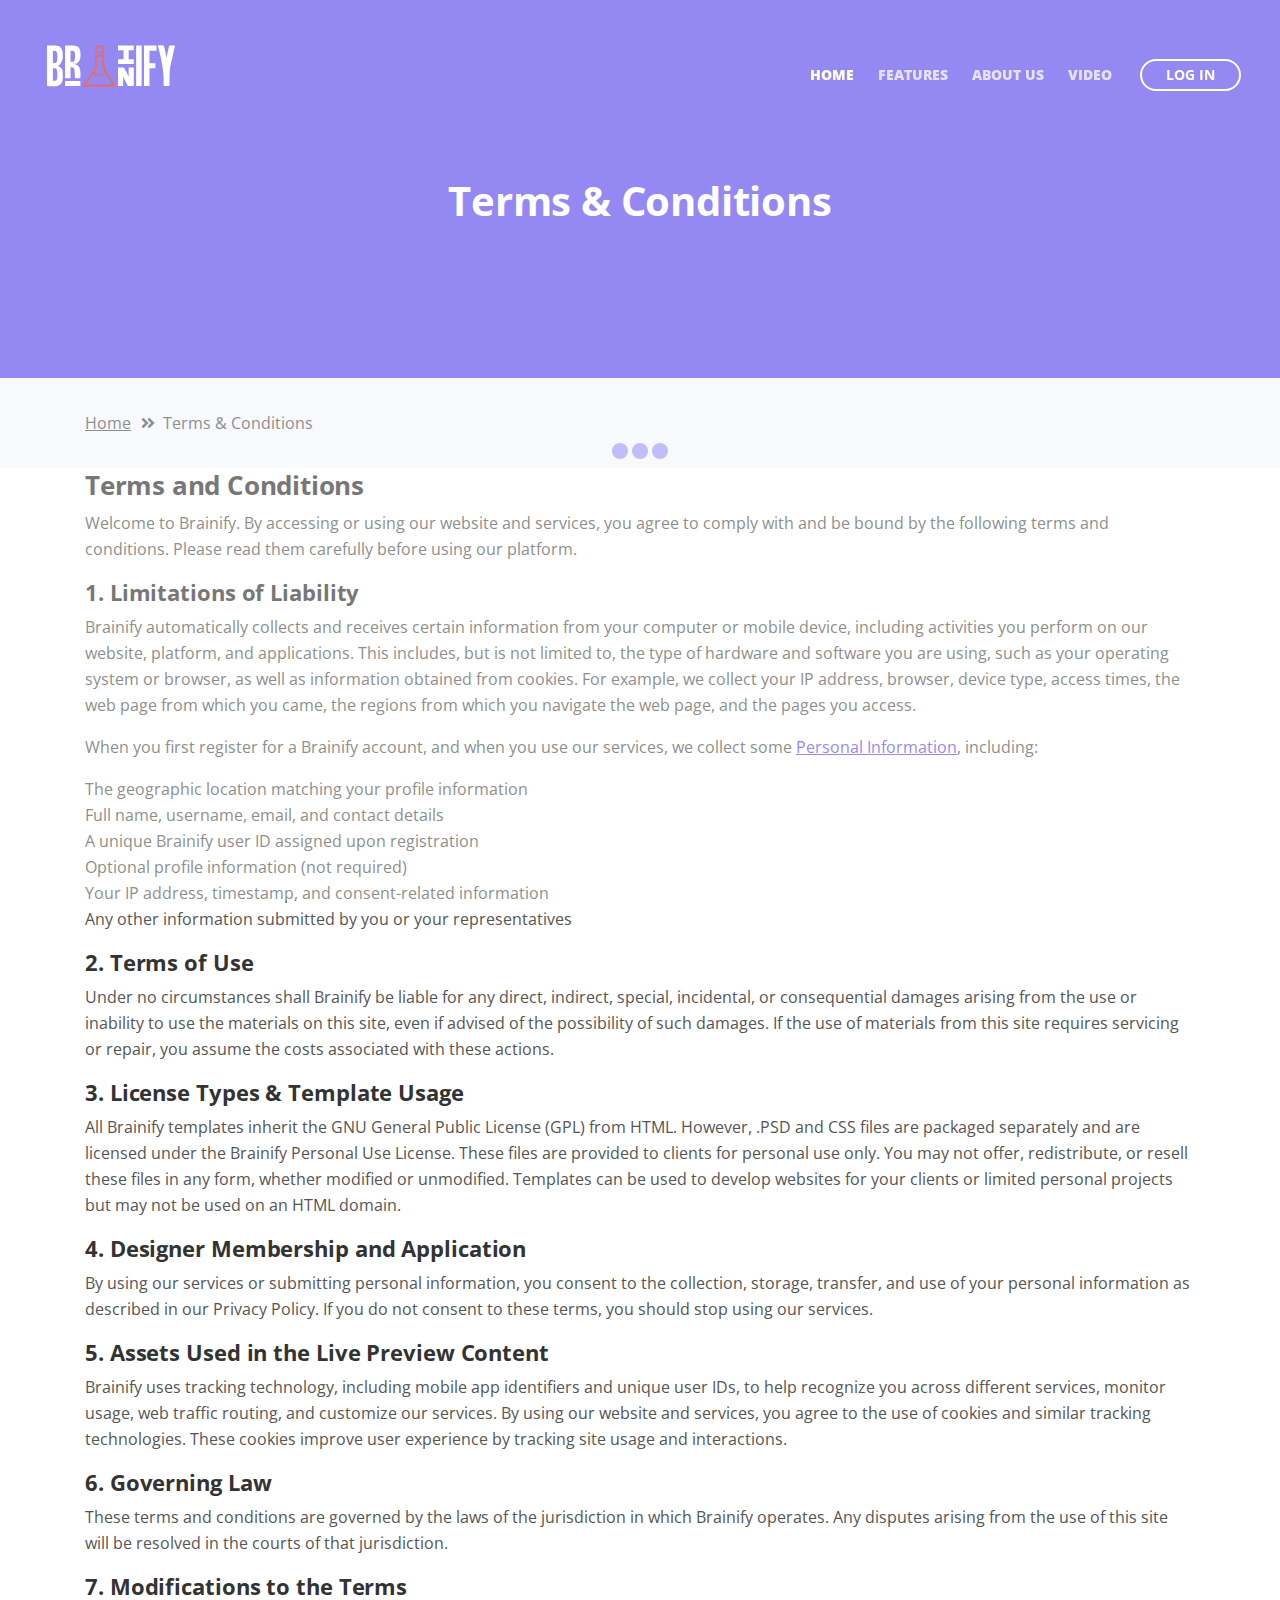
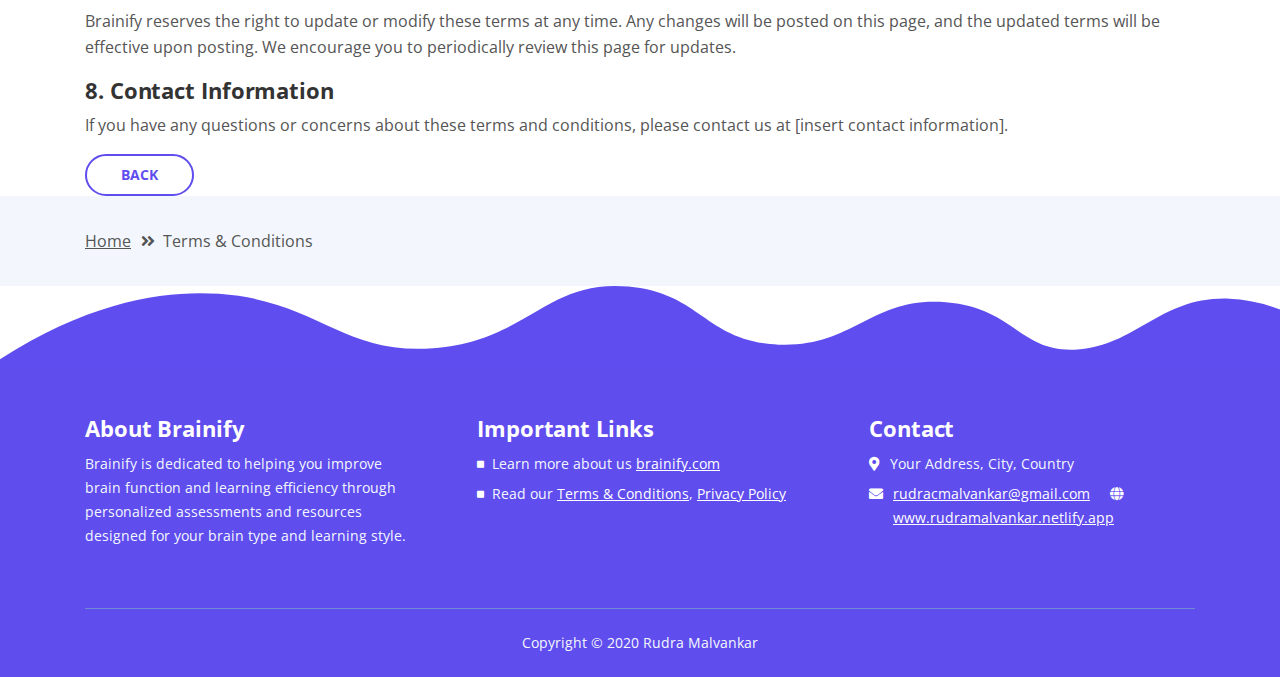
<file: terms-conditions.html>
<!DOCTYPE html>
<html lang="en">
<head>
    <meta charset="utf-8">
    <meta name="viewport" content="width=device-width, initial-scale=1, shrink-to-fit=no">
    
    <!-- SEO Meta Tags -->
    <meta name="description" content="Tivo is a HTML landing page template built with Bootstrap to help you crate engaging presentations for SaaS apps and convert visitors into users.">
    <meta name="author" content="Inovatik">

    <!-- OG Meta Tags to improve the way the post looks when you share the page on LinkedIn, Facebook, Google+ -->
	<meta property="og:site_name" content="" /> <!-- website name -->
	<meta property="og:site" content="" /> <!-- website link -->
	<meta property="og:title" content=""/> <!-- title shown in the actual shared post -->
	<meta property="og:description" content="" /> <!-- description shown in the actual shared post -->
	<meta property="og:image" content="" /> <!-- image link, make sure it's jpg -->
	<meta property="og:url" content="" /> <!-- where do you want your post to link to -->
	<meta property="og:type" content="article" />
    <title>Branify Learning</title>
    
    <!-- Styles -->
    <link href="https://fonts.googleapis.com/css?family=Open+Sans:400,400i,700&display=swap&subset=latin-ext" rel="stylesheet">
    <link href="css/bootstrap.css" rel="stylesheet">
    <link href="css/fontawesome-all.css" rel="stylesheet">
    <link href="css/swiper.css" rel="stylesheet">
	<link href="css/magnific-popup.css" rel="stylesheet">
	<link href="css/styles.css" rel="stylesheet">
	
	<!-- Favicon  -->
    <link rel="icon" href="Component 1.png">
</head>
<body data-spy="scroll" data-target=".fixed-top">
    
    <!-- Preloader -->
	<div class="spinner-wrapper">
        <div class="spinner">
            <div class="bounce1"></div>
            <div class="bounce2"></div>
            <div class="bounce3"></div>
        </div>
    </div>
    <!-- end of preloader -->
    

    <!-- Navigation -->
    <nav class="navbar navbar-expand-lg navbar-dark navbar-custom fixed-top">
        <div class="container">

            <!-- Text Logo - Use this if you don't have a graphic logo -->
            <!-- <a class="navbar-brand logo-text page-scroll" href="index.html">Tivo</a> -->

            <!-- Image Logo -->
            <a class="navbar-brand logo-image" href="index.html"><img src="logo.svg" alt="alternative"></a> 
            
            <!-- Mobile Menu Toggle Button -->
            <button class="navbar-toggler" type="button" data-toggle="collapse" data-target="#navbarsExampleDefault" aria-controls="navbarsExampleDefault" aria-expanded="false" aria-label="Toggle navigation">
                <span class="navbar-toggler-awesome fas fa-bars"></span>
                <span class="navbar-toggler-awesome fas fa-times"></span>
            </button>
            <!-- end of mobile menu toggle button -->

            <div class="collapse navbar-collapse" id="navbarsExampleDefault">
                <ul class="navbar-nav ml-auto">
                    <li class="nav-item">
                        <a class="nav-link page-scroll" href="#header">HOME <span class="sr-only">(current)</span></a>
                    </li>
                    <li class="nav-item">
                        <a class="nav-link page-scroll" href="#features">FEATURES</a>
                    </li>
                    <li class="nav-item">
                        <a class="nav-link page-scroll" href="#about-us">ABOUT US</a>
                    </li>

                    <!-- Dropdown Menu -->          
                    <li class="nav-item dropdown">
                        <a class="nav-link  page-scroll" href="#video" >VIDEO</a>
                        <!-- <div class="dropdown-menu" aria-labelledby="navbarDropdown">
                            <a class="dropdown-item" href="article-details.html"><span class="item-text">ARTICLE DETAILS</span></a>
                            <div class="dropdown-items-divide-hr"></div>
                            <a class="dropdown-item" href="terms-conditions.html"><span class="item-text">TERMS CONDITIONS</span></a>
                            <div class="dropdown-items-divide-hr"></div>
                            <a class="dropdown-item" href="privacy-policy.html"><span class="item-text">PRIVACY POLICY</span></a>
                        </div> -->
                    </li>
                    <!-- end of dropdown menu -->

                    
                </ul>
                <span class="nav-item">
                    <a class="btn-outline-sm" href="log-in.html">LOG IN</a>
                </span>
            </div>
        </div> <!-- end of container -->
    </nav> <!-- end of navbar -->
    <!-- end of navigation -->


    <!-- Header -->
    <header id="header" class="ex-header">
        <div class="container">
            <div class="row">
                <div class="col-lg-12">
                    <h1>Terms & Conditions</h1>
                </div> <!-- end of col -->
            </div> <!-- end of row -->
        </div> <!-- end of container -->
    </header> <!-- end of ex-header -->
    <!-- end of header -->


    <!-- Breadcrumbs -->
    <div class="ex-basic-1">
        <div class="container">
            <div class="row">
                <div class="col-lg-12">
                    <div class="breadcrumbs">
                        <a href="index.html">Home</a><i class="fa fa-angle-double-right"></i><span>Terms & Conditions</span>
                    </div> <!-- end of breadcrumbs -->
                </div> <!-- end of col -->
            </div> <!-- end of row -->
        </div> <!-- end of container -->
    </div> <!-- end of ex-basic-1 -->
    <!-- end of breadcrumbs -->

<!-- Terms and Conditions Page for Brainify -->
<div class="terms-content">
    <div class="container">
        <div class="row">
            <div class="col-lg-12">
                <div class="text-container">
                    <h3>Terms and Conditions</h3>
                    <p>Welcome to Brainify. By accessing or using our website and services, you agree to comply with and be bound by the following terms and conditions. Please read them carefully before using our platform.</p>

                    <h4>1. Limitations of Liability</h4>
                    <p>Brainify automatically collects and receives certain information from your computer or mobile device, including activities you perform on our website, platform, and applications. This includes, but is not limited to, the type of hardware and software you are using, such as your operating system or browser, as well as information obtained from cookies. For example, we collect your IP address, browser, device type, access times, the web page from which you came, the regions from which you navigate the web page, and the pages you access.</p>
                    <p>When you first register for a Brainify account, and when you use our services, we collect some <a class="blue" href="#your-link">Personal Information</a>, including:</p>
                    <ul class="list-unstyled">
                        <li>The geographic location matching your profile information</li>
                        <li>Full name, username, email, and contact details</li>
                        <li>A unique Brainify user ID assigned upon registration</li>
                        <li>Optional profile information (not required)</li>
                        <li>Your IP address, timestamp, and consent-related information</li>
                        <li>Any other information submitted by you or your representatives</li>
                    </ul>

                    <h4>2. Terms of Use</h4>
                    <p>Under no circumstances shall Brainify be liable for any direct, indirect, special, incidental, or consequential damages arising from the use or inability to use the materials on this site, even if advised of the possibility of such damages. If the use of materials from this site requires servicing or repair, you assume the costs associated with these actions.</p>

                    <h4>3. License Types & Template Usage</h4>
                    <p>All Brainify templates inherit the GNU General Public License (GPL) from HTML. However, .PSD and CSS files are packaged separately and are licensed under the Brainify Personal Use License. These files are provided to clients for personal use only. You may not offer, redistribute, or resell these files in any form, whether modified or unmodified. Templates can be used to develop websites for your clients or limited personal projects but may not be used on an HTML domain.</p>

                    <h4>4. Designer Membership and Application</h4>
                    <p>By using our services or submitting personal information, you consent to the collection, storage, transfer, and use of your personal information as described in our Privacy Policy. If you do not consent to these terms, you should stop using our services.</p>

                    <h4>5. Assets Used in the Live Preview Content</h4>
                    <p>Brainify uses tracking technology, including mobile app identifiers and unique user IDs, to help recognize you across different services, monitor usage, web traffic routing, and customize our services. By using our website and services, you agree to the use of cookies and similar tracking technologies. These cookies improve user experience by tracking site usage and interactions.</p>

                    <h4>6. Governing Law</h4>
                    <p>These terms and conditions are governed by the laws of the jurisdiction in which Brainify operates. Any disputes arising from the use of this site will be resolved in the courts of that jurisdiction.</p>

                    <h4>7. Modifications to the Terms</h4>
                    <p>Brainify reserves the right to update or modify these terms at any time. Any changes will be posted on this page, and the updated terms will be effective upon posting. We encourage you to periodically review this page for updates.</p>

                    <h4>8. Contact Information</h4>
                    <p>If you have any questions or concerns about these terms and conditions, please contact us at [insert contact information].</p>

                    <a class="btn-outline-reg" href="index.html">BACK</a>
                </div> <!-- end of text-container -->
            </div>
        </div> <!-- end of row -->
    </div> <!-- end of container -->
</div> <!-- end of terms-content -->


    
    <!-- Breadcrumbs -->
    <div class="ex-basic-1">
        <div class="container">
            <div class="row">
                <div class="col-lg-12">
                    <div class="breadcrumbs">
                        <a href="index.html">Home</a><i class="fa fa-angle-double-right"></i><span>Terms & Conditions</span>
                    </div> <!-- end of breadcrumbs -->
                </div> <!-- end of col -->
            </div> <!-- end of row -->
        </div> <!-- end of container -->
    </div> <!-- end of ex-basic-1 -->
    <!-- end of breadcrumbs -->


     <!-- Footer -->
     <svg class="footer-frame" data-name="Layer 2" xmlns="http://www.w3.org/2000/svg" preserveAspectRatio="none" viewBox="0 0 1920 79"><defs><style>.cls-2{fill:#5f4def;}</style></defs><title>footer-frame</title><path class="cls-2" d="M0,72.427C143,12.138,255.5,4.577,328.644,7.943c147.721,6.8,183.881,60.242,320.83,53.737,143-6.793,167.826-68.128,293-60.9,109.095,6.3,115.68,54.364,225.251,57.319,113.58,3.064,138.8-47.711,251.189-41.8,104.012,5.474,109.713,50.4,197.369,46.572,89.549-3.91,124.375-52.563,227.622-50.155A338.646,338.646,0,0,1,1920,23.467V79.75H0V72.427Z" transform="translate(0 -0.188)"/></svg>
     <div class="footer">
         <div class="container">
             <div class="row">
                 <div class="col-md-4">
                     <div class="footer-col first">
                         <h4>About Brainify</h4>
                         <p class="p-small">Brainify is dedicated to helping you improve brain function and learning efficiency through personalized assessments and resources designed for your brain type and learning style.</p>
                     </div>
                 </div> <!-- end of col -->
                 <div class="col-md-4">
                     <div class="footer-col middle">
                         <h4>Important Links</h4>
                         <ul class="list-unstyled li-space-lg p-small">
                             <li class="media">
                                 <i class="fas fa-square"></i>
                                 <div class="media-body">Learn more about us <a class="white" href="#your-link">brainify.com</a></div>
                             </li>
                             <li class="media">
                                 <i class="fas fa-square"></i>
                                 <div class="media-body">Read our <a class="white" href="terms-conditions.html">Terms & Conditions</a>, <a class="white" href="privacy-policy.html">Privacy Policy</a></div>
                             </li>
                         </ul>
                     </div>
                 </div> <!-- end of col -->
                 <div class="col-md-4">
                     <div class="footer-col last">
                         <h4>Contact</h4>
                         <ul class="list-unstyled li-space-lg p-small">
                             <li class="media">
                                 <i class="fas fa-map-marker-alt"></i>
                                 <div class="media-body">Your Address, City, Country</div>
                             </li>
                             <li class="media">
                                 <i class="fas fa-envelope"></i>
                                 <div class="media-body"><a class="white" href="mailto:rudracmalvankar@gmail.com">rudracmalvankar@gmail.com</a> <i class="fas fa-globe"></i><a class="white" href="#your-link">www.rudramalvankar.netlify.app</a></div>
                             </li>
                         </ul>
                     </div> 
                 </div> <!-- end of col -->
             </div> <!-- end of row -->
         </div> <!-- end of container -->
     </div> <!-- end of footer -->
 <!-- end of footer -->

    <!-- Copyright -->
    <div class="copyright">
        <div class="container">
            <div class="row">
                <div class="col-lg-12">
                    <p class="p-small">Copyright © 2020 <a href="https://inovatik.com">Rudra Malvankar</a>
                    </p>
                </div> <!-- end of col -->
            </div> <!-- enf of row -->
        </div> <!-- end of container -->
    </div> <!-- end of copyright --> 
    <!-- end of copyright -->
    
    	
    <!-- Scripts -->
    <script src="js/jquery.min.js"></script> <!-- jQuery for Bootstrap's JavaScript plugins -->
    <script src="js/popper.min.js"></script> <!-- Popper tooltip library for Bootstrap -->
    <script src="js/bootstrap.min.js"></script> <!-- Bootstrap framework -->
    <script src="js/jquery.easing.min.js"></script> <!-- jQuery Easing for smooth scrolling between anchors -->
    <script src="js/swiper.min.js"></script> <!-- Swiper for image and text sliders -->
    <script src="js/jquery.magnific-popup.js"></script> <!-- Magnific Popup for lightboxes -->
    <script src="js/validator.min.js"></script> <!-- Validator.js - Bootstrap plugin that validates forms -->
    <script src="js/scripts.js"></script> <!-- Custom scripts -->
</body>
</html>
</file>
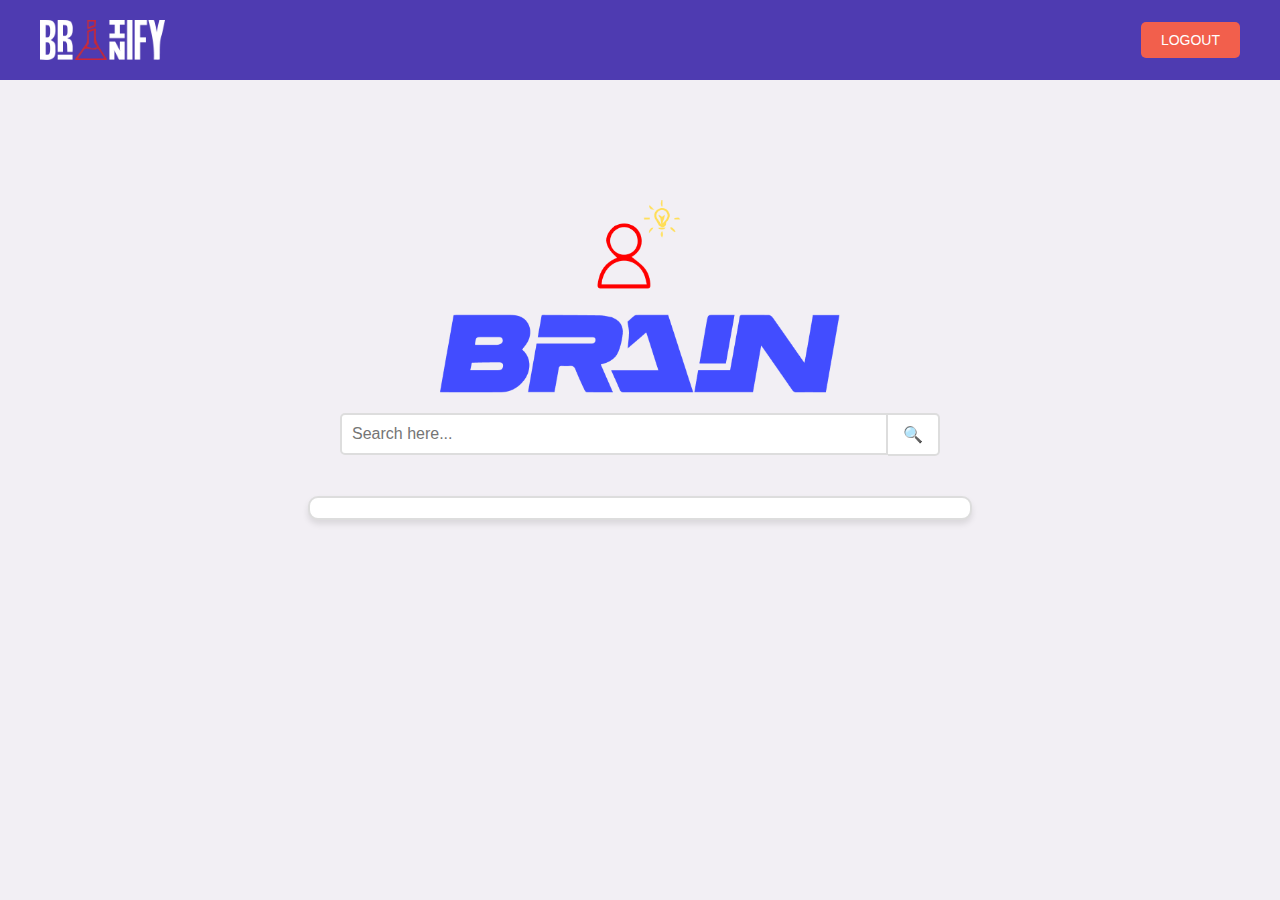
<file: test.html>
<!DOCTYPE html>
<html lang="en">
<head>
    <meta charset="UTF-8">
    <meta name="viewport" content="width=device-width, initial-scale=1.0">
    <title>Search Engine</title>
    <style>
        body {
            margin: 0;
            font-family: Arial, sans-serif;
            background-color: #f2eff4;
            display: flex;
            flex-direction: column;
            align-items: center;
            height: 100vh;
            overflow-x: hidden;
            box-sizing: border-box;
        }

        /* Navbar */
        .navbar {
            display: flex;
            justify-content: space-between;
            align-items: center;
            background-color: #4e3bb1;
            color: white;
            padding: 20px 40px;
            width: 100%;
            position: fixed;
            top: 0;
            left: 0;
            z-index: 10;
            box-sizing: border-box;
            max-width: 100%;
        }

        .logo-image {
            height: 40px;
            max-width: 50%;
            object-fit: contain;
        }

        .logout {
            background-color: #f25f4c;
            color: white;
            border: none;
            padding: 10px 20px;
            font-size: 14px;
            border-radius: 5px;
            cursor: pointer;
        }

        .logout:hover {
            background-color: #d94a38;
        }

        /* Search Container */
        .search-container {
            display: flex;
            flex-direction: column;
            align-items: center;
            margin-top: 100px;
            position: relative;
            width: 100%;
            text-align: center;
        }

        .brain-image {
            width: 100%;
            max-width: 400px;
            margin-top: 100px;
            margin-bottom: 20px;
            object-fit: contain;
        }

        .search-bar {
            display: flex;
            align-items: center;
            width: 50%;
            max-width: 600px;
            margin-bottom: 20px;
            justify-content: center;
        }

        input[type="text"] {
            width: 100%;
            padding: 10px;
            font-size: 16px;
            border: 2px solid #ddd;
            border-radius: 5px 0 0 5px;
            outline: none;
        }

        .search-button {
            padding: 10px 15px;
            font-size: 16px;
            background-color: white;
            border: 2px solid #ddd;
            border-left: none;
            border-radius: 0 5px 5px 0;
            cursor: pointer;
        }

        .search-button:hover {
            background-color: #f0f0f0;
        }

        #search-results {
            margin-top: 20px;
            width: 50%;
            max-height: 400px;
            overflow-y: auto;
            text-align: left;
            padding: 10px;
            border: 2px solid #ddd;
            border-radius: 10px;
            background-color: white;
            box-shadow: 0 4px 6px rgba(0, 0, 0, 0.1);
        }

        .result-item {
            margin-bottom: 20px;
        }

        .result-title {
            font-size: 18px;
            margin-bottom: 5px;
        }

        .result-url {
            color: #666;
            font-size: 14px;
        }

        @media (max-width: 768px) {
            .navbar {
                flex-direction: column;
                align-items: center;
                padding: 10px;
            }

            .search-bar {
                width: 80%;
            }

            .brain-image {
                max-width: 90%;
            }

            #search-results {
                width: 80%;
            }

            .logout {
                font-size: 12px;
                padding: 6px 12px;
            }
        }
    </style>
</head>
<body>
    <div class="navbar">
        <img src="images/logo.png" class="logo-image" alt="Logo">
        <button class="logout">LOGOUT</button>
    </div>

    <div class="search-container">
        <img src="images/logo-brain search engine.png" class="brain-image" alt="Brain Image">
        <form id="search-form" class="search-bar">
            <input type="text" id="search-input" placeholder="Search here..." required>
            <button type="submit" class="search-button">🔍</button>
        </form>
        <div id="search-results"></div>
    </div>

    <script>
        document.getElementById('search-form').addEventListener('submit', function(event) {
            event.preventDefault();
            var searchQuery = document.getElementById('search-input').value.trim();
            if (searchQuery !== '') {
                fetchResults(searchQuery);
            } else {
                alert('Please enter a search query.');
            }
        });

        function fetchResults(query) {
            var searchUrl = 'https://www.googleapis.com/customsearch/v1?q=' + encodeURIComponent(query) + '+site:wikipedia.org&cx=74d16a46bfd144706&key=AIzaSyDa2AaogbLPCR5bxHSN6o3SOYNX6WHkf6M';

            fetch(searchUrl)
            .then(response => response.json())
            .then(data => {
                displayResults(data.items);
            })
            .catch(error => {
                console.error('Error fetching search results:', error);
            });
        }

        function displayResults(results) {
            var searchResultsContainer = document.getElementById('search-results');
            searchResultsContainer.innerHTML = '';

            if (results && results.length > 0) {
                results.forEach(result => {
                    var title = result.title;
                    var url = result.link;

                    var resultItem = document.createElement('div');
                    resultItem.classList.add('result-item');

                    var resultTitle = document.createElement('h3');
                    resultTitle.classList.add('result-title');
                    resultTitle.innerHTML = '<a href="' + url + '" target="_blank">' + title + '</a>';

                    var resultUrl = document.createElement('p');
                    resultUrl.classList.add('result-url');
                    resultUrl.textContent = url;

                    resultItem.appendChild(resultTitle);
                    resultItem.appendChild(resultUrl);
                    searchResultsContainer.appendChild(resultItem);
                });
            } else {
                searchResultsContainer.innerHTML = 'No results found.';
            }
        }
    </script>
</body>
</html>
</file>
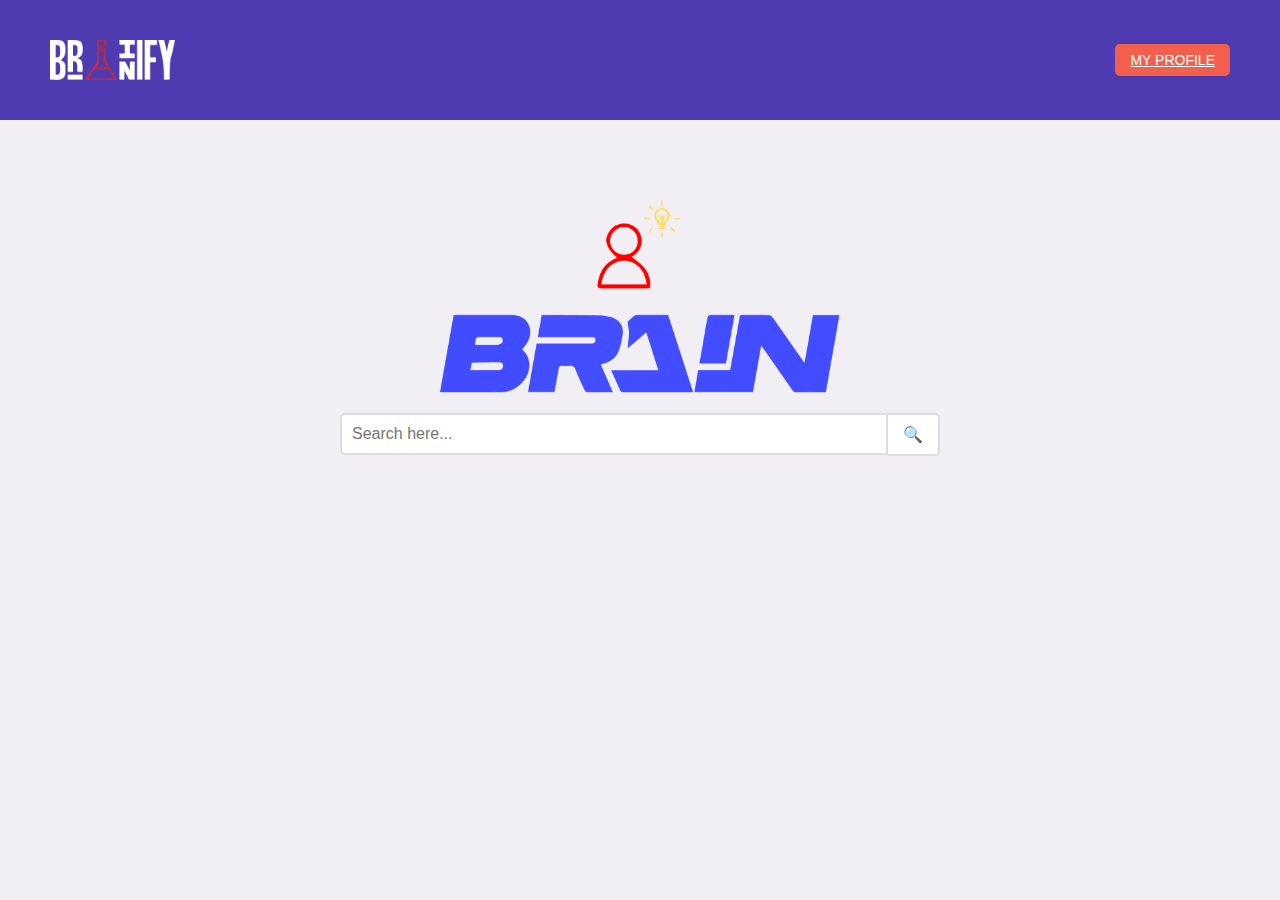
<file: vid.html>
<!DOCTYPE html>
<html lang="en">
<head>
    <meta charset="UTF-8">
    <meta name="viewport" content="width=device-width, initial-scale=1.0">
    <title>Search Engine</title>
    <style>
        body {
            margin: 0;
            font-family: Arial, sans-serif;
            background-color: #f2eff4;
            display: flex;
            flex-direction: column;
            align-items: center;
            height: 100vh;
            overflow-x: hidden;
            box-sizing: border-box;
        }

        /* Navbar */
        .navbar {
            display: flex;
            justify-content: space-between;
            align-items: center;
            background-color: #4e3bb1;
            color: white;
            padding: 40px 50px;
            width: 100%;
            position: fixed;
            top: 0;
            left: 0;
            z-index: 10;
            box-sizing: border-box;
            max-width: 100%;
        }

        .logo-image {
            height: 40px;
            max-width: 60%;
            object-fit: contain;
        }

        .logout {
            background-color: #f25f4c;
            color: white;
            border: none;
            padding: 8px 15px;
            font-size: 14px;
            border-radius: 5px;
            cursor: pointer;
            white-space: nowrap;
            max-width: 120px;
            overflow: hidden;
        }

        .logout:hover {
            background-color: #d94a38;
        }

        /* Search Container */
        .search-container {
            display: flex;
            flex-direction: column;
            align-items: center;
            margin-top: 100px;
            position: relative;
            width: 100%;
            text-align: center;
        }

        .brain-image {
            width: 100%;
            max-width: 400px;
            margin-top: 100px;
            margin-bottom: 20px;
            object-fit: contain;
        }

        /* Search Bar Container */
        .search-bar {
            display: flex;
            align-items: center;
            width: 50%;
            max-width: 600px;
            margin-bottom: 20px;
            justify-content: center;
        }

        /* Input Field */
        input[type="text"] {
            width: 100%;
            padding: 10px;
            font-size: 16px;
            border: 2px solid #ddd;
            border-radius: 5px 0 0 5px;
            outline: none;
        }

        /* Search Button */
        .search-button {
            padding: 10px 15px;
            font-size: 16px;
            background-color: white;
            border: 2px solid #ddd;
            border-left: none;
            border-radius: 0 5px 5px 0;
            cursor: pointer;
        }

        .search-button:hover {
            background-color: #f0f0f0;
        }

        /* Results Container (Initially hidden) */
        #search-results {
            display: none;
            width: 50%;
            max-height: 400px;
            overflow-y: auto;
            text-align: center;
            padding: 10px;
            border: 2px solid #ddd;
            border-radius: 10px;
            background-color: white;
            box-shadow: 0 4px 6px rgba(0, 0, 0, 0.1);
            margin-top: 20px;
        }

        .result-item {
            margin-bottom: 20px;
            text-align: center;
        }

        .result-title {
            font-size: 18px;
            margin-bottom: 5px;
        }

        .result-url {
            color: #666;
            font-size: 14px;
        }

        /* Responsive Design */
        @media (max-width: 768px) {
            .navbar {
                flex-direction: column;
                align-items: center;
                padding: 10px;
            }

            .search-bar {
                width: 80%;
            }

            .brain-image {
                max-width: 90%;
            }

            #search-results {
                width: 80%;
            }

            .logout {
                font-size: 12px;
                padding: 6px 12px;
            }
        }
    </style>
</head>
<body>
    <div class="navbar">
        <img src="images/logo.png" class="logo-image" alt="Logo">
        <a href="user_profile.php" class="logout">
            MY PROFILE
        </a>
    </div>
    
    <!-- Search Bar Container -->
    <div class="search-container">
        <img src="images/logo-brain search engine.png" class="brain-image" alt="Brain Image">
        <form id="search-form" class="search-bar">
            <input type="text" id="search-input" placeholder="Search here..." required>
            <button type="submit" class="search-button">🔍</button>
        </form>
    </div>

    <!-- Search Results Container -->
    <div id="search-results"></div>

    <script>
        document.getElementById('search-form').addEventListener('submit', function(event) {
            event.preventDefault();
            const searchQuery = document.getElementById('search-input').value.trim();
            if (searchQuery !== '') {
                fetchResults(searchQuery);
            } else {
                alert('Please enter a search query.');
            }
        });

        function fetchResults(query) {
            var searchUrl = 'https://www.googleapis.com/customsearch/v1?q=' + encodeURIComponent(query) + '+site:youtube.com&cx=74d16a46bfd144706&key=AIzaSyDa2AaogbLPCR5bxHSN6o3SOYNX6WHkf6M';
            
            fetch(searchUrl)
                .then(response => response.json())
                .then(data => {
                    displayResults(data.items);
                })
                .catch(error => {
                    console.error('Error fetching search results:', error);
                });
        }

        function displayResults(results) {
            const searchResultsContainer = document.getElementById('search-results');
            searchResultsContainer.innerHTML = '';

            // Display results if any
            if (results && results.length > 0) {
                results.forEach(result => {
                    const title = result.title;
                    const url = result.link;

                    const resultItem = document.createElement('div');
                    resultItem.classList.add('result-item');

                    const resultTitle = document.createElement('h3');
                    resultTitle.classList.add('result-title');
                    resultTitle.innerHTML = `<a href="${url}" target="_blank">${title}</a>`;

                    const resultUrl = document.createElement('p');
                    resultUrl.classList.add('result-url');
                    resultUrl.textContent = url;

                    resultItem.appendChild(resultTitle);
                    resultItem.appendChild(resultUrl);
                    searchResultsContainer.appendChild(resultItem);
                });

                // Show the results container
                searchResultsContainer.style.display = 'block';
            } else {
                searchResultsContainer.innerHTML = 'No results found.';
                searchResultsContainer.style.display = 'block'; // Show the container even if no results
            }
        }
    </script>
</body>
</html>
</file>
<file: css/styles.css>
/* Template: Tivo - SaaS App HTML Landing Page Template
   Author: Inovatik
   Created: Sep 2019
   Description: Master CSS file
*/

/*****************************************
Table Of Contents:

01. General Styles
02. Preloader
03. Navigation
04. Header
05. Customers
06. Description
07. Features
08. Features Lightboxes
09. Details
10. Video
11. Pricing
12. Testimonials
13. Newsletter
14. Footer
15. Copyright
16. Back To Top Button
17. Extra Pages
18. Sign Up and Log In Pages
19. Media Queries
******************************************/

/*****************************************
Colors:
- Backgrounds, buttons, bullets, icons - blue #5f4dee
- Backgrounds, light button, light body text - light gray #f3f7fd
- Headings text - black #333
- Body text - dark gray #555
******************************************/


/******************************/
/*     01. General Styles     */
/******************************/
body,
html {
    width: 100%;
	height: 100%;
}

body, p {
	color: #555; 
	font: 400 1rem/1.625rem "Open Sans", sans-serif;;
}

.p-large {
	font: 400 1.125rem/1.75rem "Open Sans", sans-serif;
}

.p-small {
	font: 400 0.875rem/1.5rem "Open Sans", sans-serif;
}

h1 {
	color: #333;
	font: 700 2.5rem/3.125rem "Open Sans", sans-serif;
	letter-spacing: -0.2px;
}

h2 {
	color: #333;
	font: 700 2rem/2.625rem "Open Sans", sans-serif;
	letter-spacing: -0.2px;
}

h3 {
	color: #333;
	font: 700 1.625rem/2.125rem "Open Sans", sans-serif;
	letter-spacing: -0.2px;
}

h4 {
	color: #333;
	font: 700 1.375rem/1.75rem "Open Sans", sans-serif;
	letter-spacing: -0.1px;
}

h5 {
	color: #333;
	font: 700 1.125rem/1.5rem "Open Sans", sans-serif;
	letter-spacing: -0.1px;
}

h6 {
	color: #333;
	font: 700 1rem/1.375rem "Open Sans", sans-serif;
	letter-spacing: -0.1px;
}

.above-heading {
	color: #5f4dee;
	font: 700 0.75rem/0.875rem "Open Sans", sans-serif;
	text-align: center;
}

.p-heading {
	margin-bottom: 3.25rem;
}

.testimonial-text {
	font: italic 400 1rem/1.625rem "Open Sans", sans-serif;
}

.testimonial-author {
	font: 700 1rem/1.625rem "Open Sans", sans-serif;
	letter-spacing: -0.1px;
}

.li-space-lg li {
	margin-bottom: 0.375rem;
}

.indent {
	padding-left: 1.25rem;
}

a {
	color: #555;
	text-decoration: underline;
}

a:hover {
	color: #555;
	text-decoration: underline;
}

a.white {
	color: #fff;
}

.decorative-line {
	display: block;
	width: 5rem;
	height: 0.5rem;
	margin-right: auto;
	margin-left: auto;
}

.blue {
	color: #5f4dee;
}

.btn-solid-reg {
	display: inline-block;
	padding: 1.1875rem 2.125rem 1.1875rem 2.125rem;
	border: 0.125rem solid #5f4dee;
	border-radius: 2rem;
	background-color: #5f4dee;
	color: #fff;
	font: 700 0.875rem/0 "Open Sans", sans-serif;
	text-decoration: none;
	transition: all 0.2s;
}

.btn-solid-reg:hover {
	background-color: transparent;
	color: #5f4dee;
	text-decoration: none;
}

.btn-solid-lg {
	display: inline-block;
	padding: 1.375rem 2.625rem 1.375rem 2.625rem;
	border: 0.125rem solid #5f4dee;
	border-radius: 2rem;
	background-color: #5f4dee;
	color: #fff;
	font: 700 0.875rem/0 "Open Sans", sans-serif;
	text-decoration: none;
	transition: all 0.2s;
}

.btn-solid-lg:hover {
	background-color: transparent;
	color: #5f4dee;
	text-decoration: none;
}

.btn-outline-reg {
	display: inline-block;
	padding: 1.1875rem 2.125rem 1.1875rem 2.125rem;
	border: 0.125rem solid #5f4dee;
	border-radius: 2rem;
	background-color: transparent;
	color: #5f4dee;
	font: 700 0.875rem/0 "Open Sans", sans-serif;
	text-decoration: none;
	transition: all 0.2s;
}

.btn-outline-reg:hover {
	background-color: #5f4dee;
	color: #fff;
	text-decoration: none;
}

.btn-outline-lg {
	display: inline-block;
	padding: 1.375rem 2.625rem 1.375rem 2.625rem;
	border: 0.125rem solid #5f4dee;
	border-radius: 2rem;
	background-color: transparent;
	color: #5f4dee;
	font: 700 0.875rem/0 "Open Sans", sans-serif;
	text-decoration: none;
	transition: all 0.2s;
}

.btn-outline-lg:hover {
	background-color: #5f4dee;
	color: #fff;
	text-decoration: none;
}

.btn-outline-sm {
	display: inline-block;
	padding: 0.875rem 1.5rem 0.875rem 1.5rem;
	border: 0.125rem solid #5f4dee;
	border-radius: 2rem;
	background-color: transparent;
	color: #5f4dee;
	font: 700 0.875rem/0 "Open Sans", sans-serif;
	text-decoration: none;
	transition: all 0.2s;
}

.btn-outline-sm:hover {
	background-color: #5f4dee;
	color: #fff;
	text-decoration: none;
}

.form-group {
	position: relative;
	margin-bottom: 1.25rem;
}

.form-group.has-error.has-danger {
	margin-bottom: 0.625rem;
}

.form-group.has-error.has-danger .help-block.with-errors ul {
	margin-top: 0.375rem;
}

.label-control {
	position: absolute;
	top: 0.87rem;
	left: 1.25rem;
	color: #555;
	opacity: 1;
	font: 400 0.875rem/1.375rem "Open Sans", sans-serif;
	cursor: text;
	transition: all 0.2s ease;
}

/* IE10+ hack to solve lower label text position compared to the rest of the browsers */
@media screen and (-ms-high-contrast: active), screen and (-ms-high-contrast: none) {  
	.label-control {
		top: 0.9375rem;
	}
}

.form-control-input:focus + .label-control,
.form-control-input.notEmpty + .label-control,
.form-control-textarea:focus + .label-control,
.form-control-textarea.notEmpty + .label-control {
	top: 0.125rem;
	opacity: 1;
	font-size: 0.75rem;
	font-weight: 700;
}

.form-control-input,
.form-control-select {
	display: block; /* needed for proper display of the label in Firefox, IE, Edge */
	width: 100%;
	padding-top: 1.0625rem;
	padding-bottom: 0.0625rem;
	padding-left: 1.25rem;
	border: 1px solid #c4d8dc;
	border-radius: 0.25rem;
	background-color: #fff;
	color: #555;
	font: 400 0.875rem/1.875rem "Open Sans", sans-serif;
	transition: all 0.2s;
	-webkit-appearance: none; /* removes inner shadow on form inputs on ios safari */
}

.form-control-select {
	padding-top: 0.5rem;
	padding-bottom: 0.5rem;
	height: 3rem;
}

/* IE10+ hack to solve lower label text position compared to the rest of the browsers */
@media screen and (-ms-high-contrast: active), screen and (-ms-high-contrast: none) {  
	.form-control-input {
		padding-top: 1.25rem;
		padding-bottom: 0.75rem;
		line-height: 1.75rem;
	}

	.form-control-select {
		padding-top: 0.875rem;
		padding-bottom: 0.75rem;
		height: 3.125rem;
		line-height: 2.125rem;
	}
}

select {
    /* you should keep these first rules in place to maintain cross-browser behavior */
    -webkit-appearance: none;
	-moz-appearance: none;
	-ms-appearance: none;
    -o-appearance: none;
    appearance: none;
    background-image: url('../images/down-arrow.png');
    background-position: 96% 50%;
    background-repeat: no-repeat;
    outline: none;
}

select::-ms-expand {
    display: none; /* removes the ugly default down arrow on select form field in IE11 */
}

.form-control-textarea {
	display: block; /* used to eliminate a bottom gap difference between Chrome and IE/FF */
	width: 100%;
	height: 8rem; /* used instead of html rows to normalize height between Chrome and IE/FF */
	padding-top: 1.25rem;
	padding-left: 1.3125rem;
	border: 1px solid #c4d8dc;
	border-radius: 0.25rem;
	background-color: #fff;
	color: #555;
	font: 400 0.875rem/1.75rem "Open Sans", sans-serif;
	transition: all 0.2s;
}

.form-control-input:focus,
.form-control-select:focus,
.form-control-textarea:focus {
	border: 1px solid #a1a1a1;
	outline: none; /* Removes blue border on focus */
}

.form-control-input:hover,
.form-control-select:hover,
.form-control-textarea:hover {
	border: 1px solid #a1a1a1;
}

.checkbox {
	font: 400 0.75rem/1.25rem "Open Sans", sans-serif;
}

input[type='checkbox'] {
	vertical-align: -15%;
	margin-right: 0.375rem;
}

/* IE10+ hack to raise checkbox field position compared to the rest of the browsers */
@media screen and (-ms-high-contrast: active), screen and (-ms-high-contrast: none) {  
	input[type='checkbox'] {
		vertical-align: -9%;
	}
}

.form-control-submit-button {
	display: inline-block;
	width: 100%;
	height: 3.125rem;
	border: 1px solid #5f4dee;
	border-radius: 1.5rem;
	background-color: #5f4dee;
	color: #fff;
	font: 700 0.875rem/0 "Open Sans", sans-serif;
	cursor: pointer;
	transition: all 0.2s;
}

.form-control-submit-button:hover {
	background-color: transparent;
	color: #5f4dee;
}

/* Form Success And Error Message Formatting */
#smsgSubmit.h3.text-center.tada.animated,
#lmsgSubmit.h3.text-center.tada.animated,
#nmsgSubmit.h3.text-center.tada.animated,
#pmsgSubmit.h3.text-center.tada.animated,
#smsgSubmit.h3.text-center,
#lmsgSubmit.h3.text-center,
#nmsgSubmit.h3.text-center,
#pmsgSubmit.h3.text-center {
	display: block;
	margin-bottom: 0;
	color: #555;
	font-size: 1.125rem;
	line-height: 1rem;
}

.help-block.with-errors .list-unstyled {
	color: #555;
	font-size: 0.75rem;
	line-height: 1.125rem;
	text-align: left;
}

.help-block.with-errors ul {
	margin-bottom: 0;
}
/* end of form success and error message formatting */

/* Form Success And Error Message Animation - Animate.css */
@-webkit-keyframes tada {
	from {
		-webkit-transform: scale3d(1, 1, 1);
		-ms-transform: scale3d(1, 1, 1);
		transform: scale3d(1, 1, 1);
	}
	10%, 20% {
		-webkit-transform: scale3d(.9, .9, .9) rotate3d(0, 0, 1, -3deg);
		-ms-transform: scale3d(.9, .9, .9) rotate3d(0, 0, 1, -3deg);
		transform: scale3d(.9, .9, .9) rotate3d(0, 0, 1, -3deg);
	}
	30%, 50%, 70%, 90% {
		-webkit-transform: scale3d(1.1, 1.1, 1.1) rotate3d(0, 0, 1, 3deg);
		-ms-transform: scale3d(1.1, 1.1, 1.1) rotate3d(0, 0, 1, 3deg);
		transform: scale3d(1.1, 1.1, 1.1) rotate3d(0, 0, 1, 3deg);
	}
	40%, 60%, 80% {
		-webkit-transform: scale3d(1.1, 1.1, 1.1) rotate3d(0, 0, 1, -3deg);
		-ms-transform: scale3d(1.1, 1.1, 1.1) rotate3d(0, 0, 1, -3deg);
		transform: scale3d(1.1, 1.1, 1.1) rotate3d(0, 0, 1, -3deg);
	}
	to {
		-webkit-transform: scale3d(1, 1, 1);
		-ms-transform: scale3d(1, 1, 1);
		transform: scale3d(1, 1, 1);
	}
}

@keyframes tada {
	from {
		-webkit-transform: scale3d(1, 1, 1);
		-ms-transform: scale3d(1, 1, 1);
		transform: scale3d(1, 1, 1);
	}
	10%, 20% {
		-webkit-transform: scale3d(.9, .9, .9) rotate3d(0, 0, 1, -3deg);
		-ms-transform: scale3d(.9, .9, .9) rotate3d(0, 0, 1, -3deg);
		transform: scale3d(.9, .9, .9) rotate3d(0, 0, 1, -3deg);
	}
	30%, 50%, 70%, 90% {
		-webkit-transform: scale3d(1.1, 1.1, 1.1) rotate3d(0, 0, 1, 3deg);
		-ms-transform: scale3d(1.1, 1.1, 1.1) rotate3d(0, 0, 1, 3deg);
		transform: scale3d(1.1, 1.1, 1.1) rotate3d(0, 0, 1, 3deg);
	}
	40%, 60%, 80% {
		-webkit-transform: scale3d(1.1, 1.1, 1.1) rotate3d(0, 0, 1, -3deg);
		-ms-transform: scale3d(1.1, 1.1, 1.1) rotate3d(0, 0, 1, -3deg);
		transform: scale3d(1.1, 1.1, 1.1) rotate3d(0, 0, 1, -3deg);
	}
	to {
		-webkit-transform: scale3d(1, 1, 1);
		-ms-transform: scale3d(1, 1, 1);
		transform: scale3d(1, 1, 1);
	}
}

.tada {
	-webkit-animation-name: tada;
	animation-name: tada;
}

.animated {
	-webkit-animation-duration: 1s;
	animation-duration: 1s;
	-webkit-animation-fill-mode: both;
	animation-fill-mode: both;
}
/* end of form success and error message animation - Animate.css */

/* Fade-move Animation For Details Lightbox - Magnific Popup */
/* at start */
.my-mfp-slide-bottom .zoom-anim-dialog {
	opacity: 0;
	transition: all 0.2s ease-out;
	-webkit-transform: translateY(-1.25rem) perspective(37.5rem) rotateX(10deg);
	-ms-transform: translateY(-1.25rem) perspective(37.5rem) rotateX(10deg);
	transform: translateY(-1.25rem) perspective(37.5rem) rotateX(10deg);
}

/* animate in */
.my-mfp-slide-bottom.mfp-ready .zoom-anim-dialog {
	opacity: 1;
	-webkit-transform: translateY(0) perspective(37.5rem) rotateX(0); 
	-ms-transform: translateY(0) perspective(37.5rem) rotateX(0); 
	transform: translateY(0) perspective(37.5rem) rotateX(0); 
}

/* animate out */
.my-mfp-slide-bottom.mfp-removing .zoom-anim-dialog {
	opacity: 0;
	-webkit-transform: translateY(-0.625rem) perspective(37.5rem) rotateX(10deg); 
	-ms-transform: translateY(-0.625rem) perspective(37.5rem) rotateX(10deg); 
	transform: translateY(-0.625rem) perspective(37.5rem) rotateX(10deg); 
}

/* dark overlay, start state */
.my-mfp-slide-bottom.mfp-bg {
	opacity: 0;
	transition: opacity 0.2s ease-out;
}

/* animate in */
.my-mfp-slide-bottom.mfp-ready.mfp-bg {
	opacity: 0.8;
}
/* animate out */
.my-mfp-slide-bottom.mfp-removing.mfp-bg {
	opacity: 0;
}
/* end of fade-move animation for details lightbox - magnific popup */

/* Fade Animation For Image Lightbox - Magnific Popup */
@-webkit-keyframes fadeIn {
	from {
		opacity: 0;
	}
	to {
		opacity: 1;
	}
}

@keyframes fadeIn {
	from {
		opacity: 0;
	}
	to {
		opacity: 1;
	}
}

.fadeIn {
	-webkit-animation: fadeIn 0.6s;
	animation: fadeIn 0.6s;
}

@-webkit-keyframes fadeOut {
	from {
		opacity: 1;
	}
	to {
		opacity: 0;
	}
}

@keyframes fadeOut {
	from {
		opacity: 1;
	}
	to {
		opacity: 0;
	}
}

.fadeOut {
	-webkit-animation: fadeOut 0.8s;
	animation: fadeOut 0.8s;
}
/* end of fade animation for image lightbox - magnific popup */


/*************************/
/*     02. Preloader     */
/*************************/
.spinner-wrapper {
	position: fixed;
	z-index: 999999;
	top: 0;
	right: 0;
	bottom: 0;
	left: 0;
	background: #fff;
}

.spinner {
	position: absolute;
	top: 50%; /* centers the loading animation vertically one the screen */
	left: 50%; /* centers the loading animation horizontally one the screen */
	width: 3.75rem;
	height: 1.25rem;
	margin: -0.625rem 0 0 -1.875rem; /* is width and height divided by two */ 
	text-align: center;
}

.spinner > div {
	display: inline-block;
	width: 1rem;
	height: 1rem;
	border-radius: 100%;
	background-color: #5f4dee;
	-webkit-animation: sk-bouncedelay 1.4s infinite ease-in-out both;
	animation: sk-bouncedelay 1.4s infinite ease-in-out both;
}

.spinner .bounce1 {
	-webkit-animation-delay: -0.32s;
	animation-delay: -0.32s;
}

.spinner .bounce2 {
	-webkit-animation-delay: -0.16s;
	animation-delay: -0.16s;
}

@-webkit-keyframes sk-bouncedelay {
	0%, 80%, 100% { -webkit-transform: scale(0); }
	40% { -webkit-transform: scale(1.0); }
}

@keyframes sk-bouncedelay {
	0%, 80%, 100% { 
		-webkit-transform: scale(0);
		-ms-transform: scale(0);
		transform: scale(0);
	} 40% { 
		-webkit-transform: scale(1.0);
		-ms-transform: scale(1.0);
		transform: scale(1.0);
	}
}


/**************************/
/*     03. Navigation     */
/**************************/
.navbar-custom {
	background-color: #5f4dee;
	box-shadow: 0 0.0625rem 0.375rem 0 rgba(0, 0, 0, 0.1);
	font: 1000 0.875rem/0.875rem "Open Sans", sans-serif;
	transition: all 0.2s;
}

.navbar-custom .container {
	max-width: 87.5rem;
}

.navbar-custom .navbar-brand.logo-image img {
    width: 8rem;
	height: 4.50rem;
}

.navbar-custom .navbar-brand.logo-text {
	font: 700 2rem/1.5rem "Open Sans", sans-serif;
	color: #fff;;
	text-decoration: none;
}

.navbar-custom .navbar-nav {
	margin-top: 0.75rem;
	margin-bottom: 0.5rem;
}

.navbar-custom .nav-item .nav-link {
	padding: 0.625rem 0.75rem 0.625rem 0.75rem;
	color: #f7f5f5;
	opacity: 0.8;
	text-decoration: none;
	transition: all 0.2s ease;
}

.navbar-custom .nav-item .nav-link:hover,
.navbar-custom .nav-item .nav-link.active {
	color: #fff;
	opacity: 1;
}

/* Dropdown Menu */
.navbar-custom .dropdown:hover > .dropdown-menu {
	display: block; /* this makes the dropdown menu stay open while hovering it */
	min-width: auto;
	animation: fadeDropdown 0.2s; /* required for the fade animation */
}

@keyframes fadeDropdown {
    0% {
        opacity: 0;
    }

    100% {
        opacity: 1;
    }
}

.navbar-custom .dropdown-toggle:focus { /* removes dropdown outline on focus */
	outline: 0;
}

.navbar-custom .dropdown-menu {
	margin-top: 0;
	border: none;
	border-radius: 0.25rem;
	background-color: #5f4dee;
}

.navbar-custom .dropdown-item {
	color: #f7f5f5;
	opacity: 0.8;
	font: 700 0.875rem/0.875rem "Open Sans", sans-serif;
	text-decoration: none;
}

.navbar-custom .dropdown-item:hover {
	background-color: #5f4dee;
	color: #fff;
	opacity: 1;
}

.navbar-custom .dropdown-items-divide-hr {
	width: 100%;
	height: 1px;
	margin: 0.75rem auto 0.725rem auto;
	border: none;
	background-color: #c4d8dc;
	opacity: 0.2;
}
/* end of dropdown menu */

.navbar-custom .nav-item .btn-outline-sm {
	margin-top: 0.25rem;
	margin-bottom: 1.375rem;
	margin-left: 0.5rem;
	border: 0.125rem solid #fff;
	color: #fff;
}

.navbar-custom .nav-item .btn-outline-sm:hover {
	background-color: #fff;
	color: #5f4dee;
}

.navbar-custom .navbar-toggler {
	padding: 0;
	border: none;
	color: #fff;
	font-size: 2rem;
}

.navbar-custom button[aria-expanded='false'] .navbar-toggler-awesome.fas.fa-times{
	display: none;
}

.navbar-custom button[aria-expanded='false'] .navbar-toggler-awesome.fas.fa-bars{
	display: inline-block;
}

.navbar-custom button[aria-expanded='true'] .navbar-toggler-awesome.fas.fa-bars{
	display: none;
}

.navbar-custom button[aria-expanded='true'] .navbar-toggler-awesome.fas.fa-times{
	display: inline-block;
	margin-right: 0.125rem;
}


/*********************/
/*    04. Header     */
/*********************/
.header .col-lg-6.col-xl-5 {
	margin-top: -20px; /* Moves the content upward by 20px */
  }
.header {
	background-color: #5f4dee;
}

.header .header-content {
	padding-top: 8rem;
	padding-bottom: 4rem;
	text-align: center;
}

.header .text-container {
	margin-bottom: 3rem;
}

.header h1 {
	margin-bottom: 1rem;
	color: #fff;
	font-size: 2.5rem;
	line-height: 3rem;
}

.header .p-large {
	margin-bottom: 2rem;
	color: #f3f7fd;
}

.header .btn-solid-lg {
	margin-right: 0.5rem;
	margin-bottom: 1.125rem;
	margin-left: 0.5rem;
	border-color: #f3f7fd;
	background-color: #f3f7fd;
	color: #5f4dee;
}

.header .btn-solid-lg:hover {
	background: transparent;
	color: #f3f7fd;
}

.header .btn-outline-lg {
	border-color: #f3f7fd;
	color: #f3f7fd;
}

.header .btn-outline-lg:hover {
	background-color: #f3f7fd;
	color: #5f4dee;
}

.header-frame {
	margin-top: -1px; /* To remove white margin in FF */
	width: 100%;
	height: 2.25rem;
}


/*************************/
/*     05. Customers     */
/*************************/
.slider-1 {
	padding-top: 5rem;
	padding-bottom: 3.25rem;
}

.slider-1 .slider-container {
	text-align: center;
}


/***************************/
/*     06. Description     */
/***************************/
.cards-1 {
	padding-top: 3.25rem;
	padding-bottom: 3rem;
	text-align: center;
}

.cards-1 .h2-heading {
	margin-bottom: 3.5rem;
}

.cards-1 .card {
	max-width: 21rem;
	margin-right: auto;
	margin-bottom: 3.5rem;
	margin-left: auto;
	padding: 0;
	border: none;
}

.cards-1 .card-image {
	max-width: 16rem;
	margin-right: auto;
	margin-bottom: 2rem;
	margin-left: auto;
}

.cards-1 .card-title {
	margin-bottom: 0.5rem;
}

.cards-1 .card-body {
	padding: 0;
}


/************************/
/*     07. Features     */
/************************/
.tabs {
	padding-top: 8rem;
	padding-bottom: 8.125rem;
	background-color: #ffffff;
}

.tabs .h2-heading,
.tabs .p-heading {
	text-align: center;
}

.tabs .nav-tabs {
	display: block;
	margin-bottom: 2.25rem;
	border-bottom: none;
}

.tabs .nav-link {
	padding: 0.375rem 1rem 0.375rem 1rem;
	border: none;
	color: #86929b;
	font-weight: 700;
	font-size: 1.25rem;
	line-height: 1.75rem;
	text-align: center;
	text-decoration: none;
	transition: all 0.2s ease;
}

.tabs .nav-link:hover,
.tabs .nav-link.active {
	background: transparent;
	color: #5f4dee;
}

.tabs .nav-link .fas {
	margin-right: 0.625rem;
}

.tabs .image-container {
	margin-bottom: 2.75rem;
}

.tabs .list-unstyled .fas {
	color: #5f4dee;
	font-size: 0.5rem;
	line-height: 1.625rem;
}

.tabs .list-unstyled .media-body {
	margin-left: 0.625rem;
}

.tabs #tab-1 h3 {
	margin-bottom: 0.75rem;
}

.tabs #tab-1 .list-unstyled {
	margin-bottom: 1.5rem;
}

.tabs #tab-2 h3 {
	margin-bottom: 0.75rem;
}

.tabs #tab-2 .list-unstyled {
	margin-bottom: 1.5rem;
}

.tabs #tab-3 h3 {
	margin-bottom: 0.75rem;
}

.tabs #tab-3 .list-unstyled {
	margin-bottom: 1.5rem;
}


/***********************************/
/*     08. Features Lightboxes     */
/***********************************/
.lightbox-basic {
	margin: 2.5rem auto;
	padding: 2rem 1.5rem 2rem 1.5rem;
	border-radius: 0.25rem;
	background: #fff;
	text-align: left;
}

.lightbox-basic .container {
	padding-right: 0;
	padding-left: 0;
}

.lightbox-basic .image-container {
	max-width: 33.75rem;
	margin-right: auto;
	margin-bottom: 3rem;
	margin-left: auto;
}

.lightbox-basic h3 {
	margin-bottom: 0.5rem;
}

.lightbox-basic hr {
	width: 2.5rem;
	height: 0.125rem;
	margin-top: 0;
	margin-bottom: 0.875rem;
	margin-left: 0;
	border: 0;
	background-color: #5f4dee;
	text-align: left;
}

.lightbox-basic h4 {
	margin-bottom: 1rem;
}

.lightbox-basic .list-unstyled .fas {
	color:#5f4dee;
	font-size: 0.5rem;
	line-height: 1.625rem;
}

.lightbox-basic .list-unstyled .media-body {
	margin-left: 0.625rem;
}

.lightbox-basic .btn-outline-reg,
.lightbox-basic .btn-solid-reg {
	margin-top: 0.75rem;
}

/* Signup Button */
.lightbox-basic .btn-solid-reg.mfp-close {
	position: relative;
	width: auto;
	height: auto;
	color: #fff;
	opacity: 1;
}

.lightbox-basic .btn-solid-reg.mfp-close:hover {
	color: #5f4dee;
}
/* end of signup Button */

/* Back Button */
.lightbox-basic a.mfp-close.as-button {
	position: relative;
	width: auto;
	height: auto;
	margin-left: 0.375rem;
	color: #5f4dee;
	opacity: 1;
}

.lightbox-basic a.mfp-close.as-button:hover {
	color: #fff;
}
/* end of back button */

.lightbox-basic button.mfp-close.x-button {
	position: absolute;
	top: -0.125rem;
	right: -0.125rem;
	width: 2.75rem;
	height: 2.75rem;
	color: #707984;
}


/***********************/
/*     09. Details     */
/***********************/
.basic-1 {
	padding-top: 7.5rem;
	padding-bottom: 8rem;
}

.basic-1 .text-container {
	margin-bottom: 3.75rem;
}

.basic-1 .list-unstyled {
	margin-bottom: 1.375rem;
}

.basic-1 .list-unstyled .fas {
	color: #5f4dee;
	font-size: 0.5rem;
	line-height: 1.625rem;
}

.basic-1 .list-unstyled .media-body {
	margin-left: 0.625rem;
}


/*********************/
/*     10. Video     */
/*********************/
.basic-2 {
	padding-top: 8rem;
	padding-bottom: 6.75rem;
	background-color: #f3f7fd;
	text-align: center;
}

.basic-2 .image-container {
	margin-bottom: 2rem;
}

.basic-2 .image-container img {
	border-radius: 0.75rem;
}

.basic-2 .video-wrapper {
	position: relative;
}

/* Video Play Button */
.basic-2 .video-play-button {
	position: absolute;
	z-index: 10;
	top: 50%;
	left: 50%;
	display: block;
	box-sizing: content-box;
	width: 2rem;
	height: 2.75rem;
	padding: 1.125rem 1.25rem 1.125rem 1.75rem;
	border-radius: 50%;
	-webkit-transform: translateX(-50%) translateY(-50%);
	-ms-transform: translateX(-50%) translateY(-50%);
	transform: translateX(-50%) translateY(-50%);
}
  
.basic-2 .video-play-button:before {
	content: "";
	position: absolute;
	z-index: 0;
	top: 50%;
	left: 50%;
	display: block;
	width: 4.75rem;
	height: 4.75rem;
	border-radius: 50%;
	background: #5f4dee;
	animation: pulse-border 1500ms ease-out infinite;
	-webkit-transform: translateX(-50%) translateY(-50%);
	-ms-transform: translateX(-50%) translateY(-50%);
	transform: translateX(-50%) translateY(-50%);
}
  
.basic-2 .video-play-button:after {
	content: "";
	position: absolute;
	z-index: 1;
	top: 50%;
	left: 50%;
	display: block;
	width: 4.375rem;
	height: 4.375rem;
	border-radius: 50%;
	background: #5f4dee;
	transition: all 200ms;
	-webkit-transform: translateX(-50%) translateY(-50%);
	-ms-transform: translateX(-50%) translateY(-50%);
	transform: translateX(-50%) translateY(-50%);
}
  
.basic-2 .video-play-button span {
	position: relative;
	display: block;
	z-index: 3;
	top: 0.375rem;
	left: 0.25rem;
	width: 0;
	height: 0;
	border-left: 1.625rem solid #fff;
	border-top: 1rem solid transparent;
	border-bottom: 1rem solid transparent;
}
  
@keyframes pulse-border {
	0% {
		transform: translateX(-50%) translateY(-50%) translateZ(0) scale(1);
		opacity: 1;
	}
	100% {
		transform: translateX(-50%) translateY(-50%) translateZ(0) scale(1.5);
		opacity: 0;
	}
}
/* end of video play button */  

.basic-2 .p-heading {
	margin-bottom: 1rem;
}


/***********************/
/*     11. Pricing     */
/***********************/
.cards-2 {
	padding-top: 7.875rem;
	padding-bottom: 2.25rem;
	text-align: center;
}

.cards-2 .h2-heading {
	margin-bottom: 3.75rem;
}

.cards-2 .card {
	display: block;
	max-width: 19rem;
	margin-right: auto;
	margin-bottom: 3rem;
	margin-left: auto;
	border: 1px solid #ccd3df;
	border-radius: 0.375rem;
}

.cards-2 .card .card-body {
	padding: 2.5rem 2rem 2.75rem 2em;
}

.cards-2 .card .card-title {
	margin-bottom: 0.5rem;
	color: #5f4dee;
	font: 700 1.125rem/1.5rem "Open Sans", sans-serif;
}

.cards-2 .card .price .currency {
	margin-right: 0.25rem;
	color: #434c54;
	font-weight: 700;
	font-size: 1.5rem;
	vertical-align: 40%;
}

.cards-2 .card .price .value {
	color: #434c54;
	font: 700 3.25rem/3.5rem "Open Sans", sans-serif;
	text-align: center;
}

.cards-2 .card .frequency {
	font-size: 0.875rem;
}

.cards-2 .card .divider {
	height: 1px;
	margin-top: 1.75rem;
	margin-bottom: 2rem;
	border: none;
	background-color: #ccd3df;
}

.cards-2 .card .list-unstyled {
	margin-top: 1.875rem;
	margin-bottom: 1.625rem;
	text-align: left;
}

.cards-2 .card .list-unstyled .media {
	margin-bottom: 0.5rem;
}

.cards-2 .card .list-unstyled .fas {
	color: #5f4dee;
	font-size: 0.875rem;
	line-height: 1.625rem;
}

.cards-2 .card .list-unstyled .fas.fa-times {
	margin-left: 0.1875rem;
	margin-right: 0.125rem;
	color: #555;
}

.cards-2 .card .list-unstyled .media-body {
	margin-left: 0.625rem;
}


/****************************/
/*     12. Testimonials     */
/****************************/
.slider-2 {
	padding-top: 2.75rem;
	padding-bottom: 4rem;
}

.slider-2 .slider-container {
	position: relative;
}

.slider-2 .swiper-container {
	position: static;
	width: 82%;
	text-align: center;
}

.slider-2 .image-wrapper {
	width: 6rem;
	margin-right: auto;
	margin-bottom: 1rem;
	margin-left: auto;
}

.slider-2 .image-wrapper img {
	border-radius: 50%;
}

.slider-2 .testimonial-text {
	margin-bottom: 0.5rem;
}

.slider-2 .testimonial-author {
	color: #333;
}

.slider-2 .swiper-button-prev,
.slider-2 .swiper-button-next {
	width: 1.125rem;
}

.slider-2 .swiper-button-prev:focus,
.slider-2 .swiper-button-next:focus {
	/* even if you can't see it chrome you can see it on mobile device */
	outline: none;
}

.slider-2 .swiper-button-prev {
	left: -0.375rem;
	background-image: url("data:image/svg+xml;charset=utf-8,%3Csvg%20xmlns%3D'http%3A%2F%2Fwww.w3.org%2F2000%2Fsvg'%20viewBox%3D'0%200%2028%2044'%3E%3Cpath%20d%3D'M0%2C22L22%2C0l2.1%2C2.1L4.2%2C22l19.9%2C19.9L22%2C44L0%2C22L0%2C22L0%2C22z'%20fill%3D'%23505c67'%2F%3E%3C%2Fsvg%3E");
	background-size: 1.125rem 1.75rem;
}

.slider-2 .swiper-button-next {
	right: -0.375rem;
	background-image: url("data:image/svg+xml;charset=utf-8,%3Csvg%20xmlns%3D'http%3A%2F%2Fwww.w3.org%2F2000%2Fsvg'%20viewBox%3D'0%200%2028%2044'%3E%3Cpath%20d%3D'M27%2C22L27%2C22L5%2C44l-2.1-2.1L22.8%2C22L2.9%2C2.1L5%2C0L27%2C22L27%2C22z'%20fill%3D'%23505c67'%2F%3E%3C%2Fsvg%3E");
	background-size: 1.125rem 1.75rem;
}


/**************************/
/*     13. Newsletter     */
/**************************/
.form {
	padding-top: 4rem;
	padding-bottom: 6rem;
}

.form .text-container {
	margin-bottom: 3.5rem;
	padding: 3.5rem 1rem 2.5rem 1rem;
	border-radius: 0.5rem;
	background-color: #f3f7fd;
}

.form h2 {
	margin-bottom: 2.75rem;
	text-align: center;
}

.form .icon-container {
	text-align: center;
}

.form .fa-stack {
	width: 2em;
	margin-bottom: 0.75rem;
	margin-right: 0.375rem;
	font-size: 1.5rem;
}

.form .fa-stack .fa-stack-1x {
    color: #fff;
	transition: all 0.2s ease;
}

.form .fa-stack .fa-stack-2x {
	color: #5f4dee;
	transition: all 0.2s ease;
}

.form .fa-stack:hover .fa-stack-1x {
	color: #5f4dee;
}

.form .fa-stack:hover .fa-stack-2x {
    color: #f3f7fd;
}


/**********************/
/*     14. Footer     */
/**********************/
.footer-frame {
	width: 100%;
	height: 1.5rem;
}

.footer {
	padding-top: 3rem;
	padding-bottom: 0.5rem;
	background-color: #5f4dee;
}

.footer .footer-col {
	margin-bottom: 2.25rem;
}

.footer h4 {
	margin-bottom: 0.625rem;
	color: #fff;
}

.footer .list-unstyled,
.footer p {
	color: #f3f7fd;
}

.footer .footer-col.middle .list-unstyled .fas {
	color: #fff;
	font-size: 0.5rem;
	line-height: 1.5rem;
}

.footer .footer-col.middle .list-unstyled .media-body {
	margin-left: 0.5rem;
}

.footer .footer-col.last .list-unstyled .fas {
	color: #fff;
	font-size: 0.875rem;
	line-height: 1.5rem;
}

.footer .footer-col.last .list-unstyled .media-body {
	margin-left: 0.625rem;
}

.footer .footer-col.last .list-unstyled .fas.fa-globe {
	margin-left: 1rem;
	margin-right: 0.625rem;
}


/*************************/
/*     15. Copyright     */
/*************************/
.copyright {
	padding-top: 1rem;
	padding-bottom: 0.375rem;
	background-color: #5f4dee;
	text-align: center;
}

.copyright .p-small {
	padding-top: 1.375rem;
	border-top: 1px solid #718ad1;
	color: #f3f7fd;
}

.copyright a {
	color: #f3f7fd;
	text-decoration: none;
}


/**********************************/
/*     16. Back To Top Button     */
/**********************************/
a.back-to-top {
	position: fixed;
	z-index: 999;
	right: 0.75rem;
	bottom: 0.75rem;
	display: none;
	width: 2.625rem;
	height: 2.625rem;
	border-radius: 1.875rem;
	background: #4f3cda url("../images/up-arrow.png") no-repeat center 47%;
	background-size: 1.125rem 1.125rem;
	text-indent: -9999px;
}

a:hover.back-to-top {
	background-color: #4332c5; 
}


/***************************/
/*     17. Extra Pages     */
/***************************/
.ex-header {
	padding-top: 8rem;
	padding-bottom: 5rem;
	background-color: #5f4dee;
	text-align: center;
}

.ex-header h1 {
	color: #fff;
}

.ex-basic-1 {
	padding-top: 2rem;
	padding-bottom: 0.875rem;
	background-color: #f3f7fd;
}

.ex-basic-1 .breadcrumbs {
	margin-bottom: 1.125rem;
}

.ex-basic-1 .breadcrumbs .fa {
	margin-right: 0.5rem;
	margin-left: 0.625rem;
}

.ex-basic-2 {
	padding-top: 4.75rem;
	padding-bottom: 4rem;
}

.ex-basic-2 h3 {
	margin-bottom: 1rem;
}

.ex-basic-2 .text-container {
	margin-bottom: 3.625rem;
}

.ex-basic-2 .text-container.last {
	margin-bottom: 0;
}

.ex-basic-2 .text-container.dark {
	padding: 1.625rem 1.5rem 0.75rem 2rem;
	background-color: #f3f7fd;
}

.ex-basic-2 .image-container-large {
	margin-bottom: 4rem;
}

.ex-basic-2 .image-container-large img {
	border-radius: 0.25rem;
}

.ex-basic-2 .image-container-small img {
	border-radius: 0.25rem;
}

.ex-basic-2 .list-unstyled .fas {
	color: #5f4dee;
	font-size: 0.5rem;
	line-height: 1.625rem;
}

.ex-basic-2 .list-unstyled .media-body {
	margin-left: 0.625rem;
}

.ex-basic-2 .form-container {
	margin-top: 3rem;
}

.ex-basic-2 .btn-outline-reg {
	margin-top: 1.75rem;
}

.ex-footer-frame {
	width: 100%;
	height: 2.75rem;
	background-color: #f3f7fd;
}


/****************************************/
/*     18. Sign Up and Log In Pages     */
/****************************************/
.ex-2-header {
	padding-top: 9rem;
	background-color: #5f4dee;
	text-align: center;
	min-height: 100vh;
}

.ex-2-header h1,
.ex-2-header p {
	color: #fff;
}

.ex-2-header p {
	max-width: 24rem;
	margin-right: auto;
	margin-bottom: 2.5rem;
	margin-left: auto;
}

.ex-2-header .form-container {
	max-width: 26rem;
	margin-right: auto;
	margin-left: auto;
	padding: 2.25rem 1.25rem 1.25rem 1.25rem;
	border-radius: 0.5rem;
	background-color: #f3f7fd;
}

.ex-2-header .checkbox {
	text-align: left;
}


/*****************************/
/*     19. Media Queries     */
/*****************************/	
/* Min-width width 768px */
@media (min-width: 768px) {
	
	/* General Styles */
	.p-heading {
		width: 85%;
		margin-right: auto;
		margin-left: auto;
	}

	.h2-heading {
		width: 80%;
		margin-right: auto;
		margin-left: auto;
	}
	/* end of general styles */


	/* Header */
	.header .text-container {
		margin-bottom: 4rem;
	}

	.header h1 {
		font-size: 3.5rem;
		line-height: 4.125rem;
	}

	.header .btn-solid-lg {
		margin-bottom: 0;
		margin-left: 0;
	}

	.header-frame {
		height: 5.5rem;
	}
	/* end of header */


	/* Testimonials */
	.slider-2 .swiper-button-prev {
		width: 1.375rem;
		background-size: 1.375rem 2.125rem;
	}
	
	.slider-2 .swiper-button-next {
		width: 1.375rem;
		background-size: 1.375rem 2.125rem;
	}
	/* end of testimonials */


	/* Newsletter */
	.form .text-container {
		padding: 4rem 2.5rem 3rem 2.5rem;
	}

	.form form {
		margin-right: 4rem;
		margin-left: 4rem;
	}
	/* end of newsletter */


	/* Footer */
	.footer-frame {
		height: 5rem;
	}
	/* end of footer */


	/* Extra Pages */
	.ex-header {
		padding-top: 11rem;
		padding-bottom: 9rem;
	}

	.ex-basic-2 .text-container.dark {
		padding: 2.5rem 3rem 2rem 3rem;
	}

	.ex-basic-2 .form-container {
		margin-top: 0;
	}
	/* end of extra pages */


	/* Sign Up And Log In Pages */
	.ex-2-header {
		padding-top: 11rem;
	}

	.ex-2-header .form-container {
		padding: 2.25rem 1.75rem 1.25rem 1.75rem;
	}
	/* end of sign up and log in pages */
}
/* end of min-width width 768px */


/* Min-width width 992px */
@media (min-width: 992px) {
	
	/* Navigation */
	.navbar-custom {
		padding: 2.125rem 1.5rem 2.125rem 2rem;
        background: transparent;
		box-shadow: none;
	}

	.navbar-custom .navbar-nav {
		margin-top: 0;
		margin-bottom: 0;
	}

	.navbar-custom .nav-item .nav-link {
		padding: 0.25rem 0.75rem 0.25rem 0.75rem;
	}
	
	.navbar-custom .nav-item .nav-link:hover,
	.navbar-custom .nav-item .nav-link.active {
		opacity: 1;
	}

	.navbar-custom.top-nav-collapse {
        padding: 0.5rem 1.5rem 0.5rem 2rem;
		background-color: #5f4dee;
		box-shadow: 0 0.0625rem 0.375rem 0 rgba(0, 0, 0, 0.1);
	}

	.navbar-custom.top-nav-collapse .nav-item .nav-link:hover,
	.navbar-custom.top-nav-collapse .nav-item .nav-link.active {
		color: #fff;
	}

	.navbar-custom .dropdown-menu {
		padding-top: 1rem;
		padding-bottom: 1rem;
		border-top: 0.25rem solid rgba(0, 0, 0, 0);
		border-radius: 0.25rem;
	}

	.navbar-custom.top-nav-collapse .dropdown-menu {
		border-top: 0.25rem solid rgba(0, 0, 0, 0);
		box-shadow: 0 0.375rem 0.375rem 0 rgba(0, 0, 0, 0.02);
	}

	.navbar-custom .dropdown-item {
		padding-top: 0.25rem;
		padding-bottom: 0.25rem;
	}

	.navbar-custom .dropdown-items-divide-hr {
		width: 84%;
	}

	.navbar-custom .nav-item .btn-outline-sm {
		margin-top: 0;
		margin-bottom: 0;
		margin-left: 1rem;
	}
	/* end of navigation */


	/* General Styles */
	.p-heading {
		width: 65%;
	}

	.h2-heading {
		width: 60%;
	}
	/* end of general styles */


	/* Header */
	.header .header-content {
		text-align: left;
	}

	.header .text-container {
		margin-top: 4rem;
		margin-bottom: 0;
	}

	.header .image-container {
		position: relative;
		margin-top: 3rem;
	}
	
	.header .image-container .img-wrapper {
		position: absolute;
		display: block;
		width: 470px;
	}

	.header-frame {
		height: 8rem;
	}
	/* end of header */


	/* Description */
	.cards-1 .card {
		display: inline-block;
		width: 17rem;
		max-width: 100%;
		margin-right: 1rem;
		margin-left: 1rem;
		vertical-align: top;
	}

	.cards-1 .card-image {
		width: 9rem;
	}
	/* end of description */


	/* Features */
	.tabs .nav-tabs {
		display: flex;
		justify-content: center;
		margin-bottom: 2.75rem;
	} 

	.tabs .nav-link {
		padding-right: 1.25rem;
		padding-left: 1.25rem;
		border-bottom: 2px solid rgb(202, 202, 202);
	}
	
	.tabs .nav-link:hover,
	.tabs .nav-link.active {
		border-bottom: 2px solid #5f4dee;
	}

	.tabs .image-container {
		margin-bottom: 0;
	}
	/* end of features */


	/* Features Lightboxes */
	.lightbox-basic {
		max-width: 62.5rem;
		padding: 2.5rem 2.5rem 2.5rem 2.5rem;
	}

	.lightbox-basic .image-container {
		max-width: 100%;
		margin-right: 2rem;
		margin-bottom: 0;
		margin-left: 0.5rem;
	}
	
	.lightbox-basic h3 {
		margin-top: 0.5rem;
	}
	/* end of features lightboxes */


	/* Details */
	.basic-1 {
		padding-top: 8rem;
	}

	.basic-1 .text-container {
		margin-bottom: 0;
	}
	/* end of details */


	/* Video */
	.basic-2 .image-container {
		max-width: 53.125rem;
		margin-right: auto;
		margin-left: auto;
	}

	.basic-2 p {
		width: 65%;
		margin-right: auto;
		margin-left: auto;
	}
	/* end of video */


	/* Pricing */
	.cards-2 .card {
		display: inline-block;
		margin-right: 0.5rem;
		margin-left: 0.5rem;
		vertical-align: top;
	}
	/* end of pricing */


	/* Testimonials */
	.slider-2 .swiper-container {
		width: 92%;
		text-align: left;
	}

	.slider-2 .image-wrapper {
		float: left;
		width: 10rem;
		margin-bottom: 0;
	}

	.slider-2 .text-wrapper {
		max-width: 100%;
		margin-top: 1.25rem;
		margin-left: 13rem;
	}

	.slider-2 .swiper-button-prev {
		left: -0.75rem;
	}
	
	.slider-2 .swiper-button-next {
		right: -0.75rem;
	}
	/* end of testimonials */


	/* Newsletter */
	.form .text-container {
		width: 55rem;
		margin-right: auto;
		margin-left: auto;
		padding-top: 5rem;
		padding-bottom: 4.5rem;
	}

	.form h2 {
		margin-right: 7rem;
		margin-left: 7rem;
	}

	.form form {
		margin-right: 9rem;
		margin-left: 9rem;
	}
	/* end of newsletter */


	/* Extra Pages */
	.ex-header h1 {
		width: 80%;
		margin-right: auto;
		margin-left: auto;
	}

	.ex-basic-2 {
		padding-bottom: 5rem;
	}
	/* end of extra pages */
}
/* end of min-width width 992px */


/* Min-width width 1200px */
@media (min-width: 1200px) {
	
	/* General Styles */
	.h2-heading {
		width: 50%;
	}
	/* end of general styles */


	/* Header */
	.header .header-content {
		padding-top: 11rem;
		padding-bottom: 5rem;
	}

	.header .text-container {
		margin-top: 5.5rem;
		margin-right: 0.5rem;
	}

	.header .image-container {
		margin-top: 1rem;
		margin-left: 1.5rem;
	}

	.header .image-container .img-wrapper {
		width: 630px;
	}

	.header-frame {
		height: 9.375rem;
	}
	/* end of header */
	

	/* Customer */
	.slider-1 .slider-container {
		margin-right: 3rem;
		margin-left: 3rem;
	}
	/* end of customer */


	/* Description */
	.cards-1 .card {
		width: 18.875rem;
		margin-right: 2rem;
		margin-left: 2rem;
	}

	.cards-1 .card-image {
		width: 12.5rem;
	}
	/* end of description */


	/* Features */
	.tabs .image-container {
		margin-right: 1.5rem;
		margin-left: 1rem;
	}
	
	.tabs .text-container {
		margin-top: 1.5rem;
		margin-right: 1rem;
		margin-left: 1.5rem;
	}
	/* end of features */


	/* Details */
	.basic-1 .image-container {
		margin-right: 1rem;
		margin-left: 1.5rem;
	}
	
	.basic-1 .text-container {
		margin-top: 1rem;
		margin-right: 1.5rem;
		margin-left: 1rem;
	}

	.basic-1 h2 {
		margin-bottom: 1rem;
	}
	/* end of details */


	/* Pricing */
	.cards-2 .card {
		width: 19.375rem;
		max-width: 100%;
		margin-right: 1.75rem;
		margin-left: 1.75rem;
	}

	.cards-2 .card .card-body {
		padding-right: 2.25rem;
		padding-left: 2.25rem;
	}
	/* end of pricing */


	/* Testimonials */
	.slider-2 .slider-container {
		width: 64.125rem;
		margin-right: auto;
		margin-left: auto;
	}
	/* end of testimonials */


	/* Newsletter */
	.form .text-container {
		width: 64.75rem;
		padding-top: 6rem;
		padding-bottom: 5.5rem;
	}

	.form h2 {
		margin-right: 12rem;
		margin-left: 12rem;
	}

	.form form {
		margin-right: 15rem;
		margin-left: 15rem;
	}
	/* end of newsletter */


	/* Footer */
	.footer .footer-col.first {
		margin-right: 1.5rem;
	}

	.footer .footer-col.middle {
		margin-right: 0.75rem;
		margin-left: 0.75rem;
	}

	.footer .footer-col.last {
		margin-left: 1.5rem;
	}
	/* end of footer */


	/* Extra Pages */
	.ex-header h1 {
		width: 60%;
		margin-right: auto;
		margin-left: auto;
	}

	.ex-basic-2 .form-container {
		margin-left: 1.75rem;
	}

	.ex-basic-2 .image-container-small {
		margin-left: 1.75rem;
	}
	/* end of extra pages */
}
/* end of min-width width 1200px */
</file>
